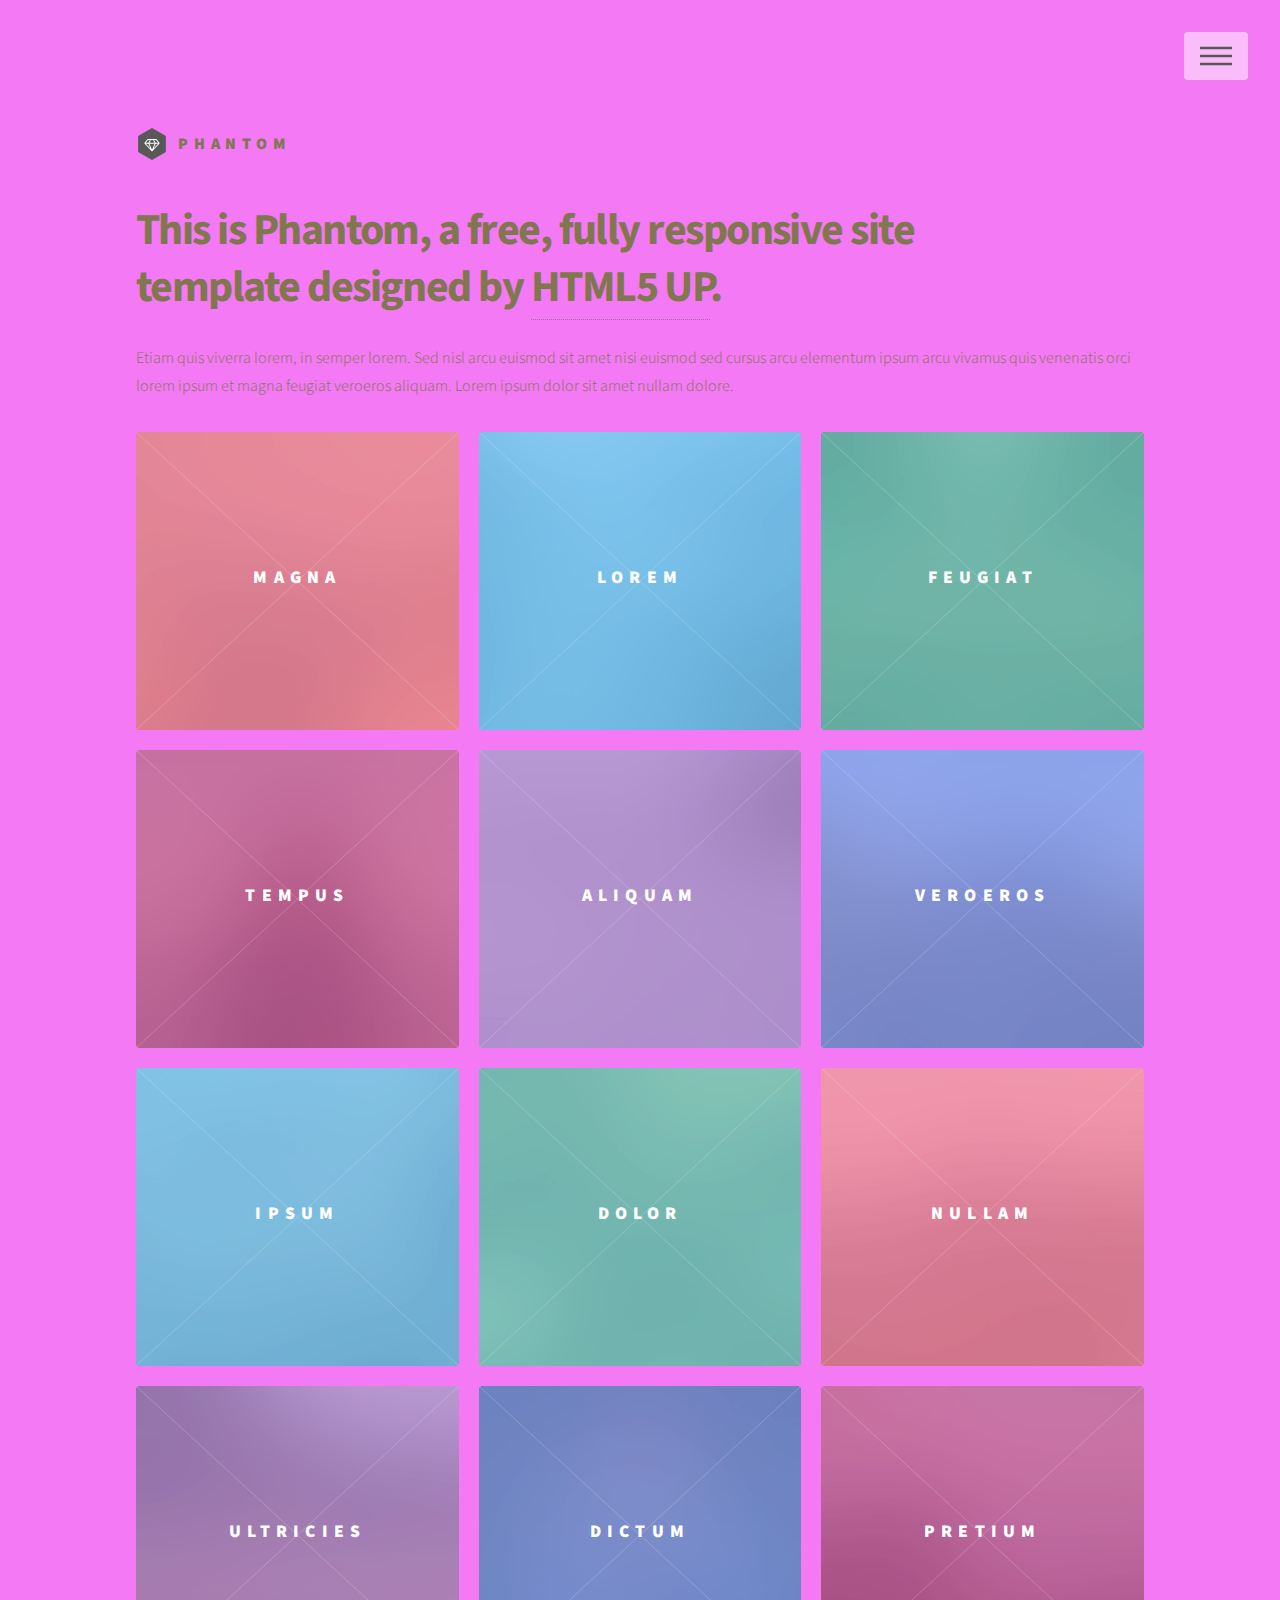
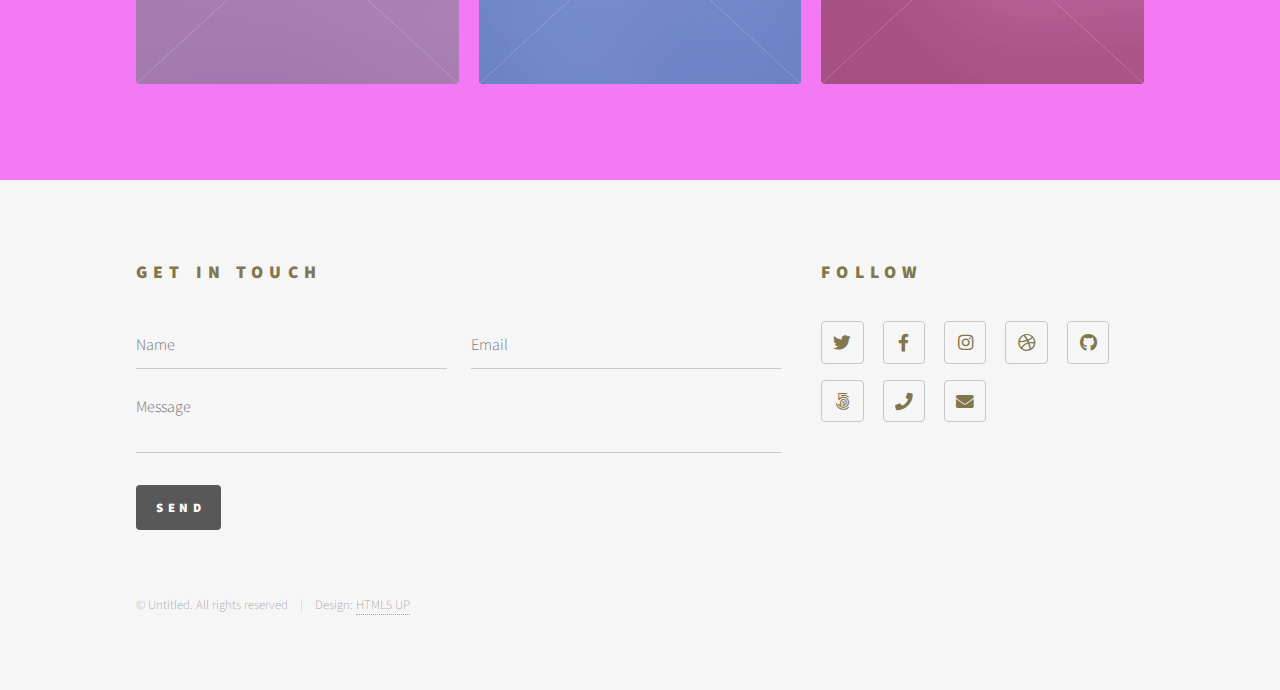
<file: prueba/html5up-phantom/index.html>
<!DOCTYPE HTML>
<!--
	Phantom by HTML5 UP
	html5up.net | @ajlkn
	Free for personal and commercial use under the CCA 3.0 license (html5up.net/license)
-->
<html>
	<head>
		<title>LABORATORIO DE INNOVACIÓN 2</title>
		<meta charset="utf-8" />
		<meta name="viewport" content="width=device-width, initial-scale=1, user-scalable=no" />
		<link rel="stylesheet" href="assets/css/main.css" />
		<noscript><link rel="stylesheet" href="assets/css/noscript.css" /></noscript>
	</head>
	<body class="is-preload">
		<!-- Wrapper -->
			<div id="wrapper">

				<!-- Header -->
					<header id="header">
						<div class="inner">

							<!-- Logo -->
								<a href="index.html" class="logo">
									<span class="symbol"><img src="images/logo.svg" alt="" /></span><span class="title">Phantom</span>
								</a>

							<!-- Nav -->
								<nav>
									<ul>
										<li><a href="#menu">Menu</a></li>
									</ul>
								</nav>

						</div>
					</header>

				<!-- Menu -->
					<nav id="menu">
						<h2>Menu</h2>
						<ul>
							<li><a href="index.html">Home</a></li>
							<li><a href="generic.html">Proceso de Proyecto</a></li>
							<li><a href="generic.html">Tempus etiam</a></li>
							<li><a href="generic.html">Consequat dolor</a></li>
							<li><a href="elements.html">Elements</a></li>
						</ul>
					</nav>

				<!-- Main -->
					<div id="main">
						<div class="inner">
							<header>
								<h1>This is Phantom, a free, fully responsive site<br />
								template designed by <a href="http://html5up.net">HTML5 UP</a>.</h1>
								<p>Etiam quis viverra lorem, in semper lorem. Sed nisl arcu euismod sit amet nisi euismod sed cursus arcu elementum ipsum arcu vivamus quis venenatis orci lorem ipsum et magna feugiat veroeros aliquam. Lorem ipsum dolor sit amet nullam dolore.</p>
							</header>
							<section class="tiles">
								<article class="style1">
									<span class="image">
										<img src="images/pic01.jpg" alt="" />
									</span>
									<a href="generic.html">
										<h2>Magna</h2>
										<div class="content">
											<p>Sed nisl arcu euismod sit amet nisi lorem etiam dolor veroeros et feugiat.</p>
										</div>
									</a>
								</article>
								<article class="style2">
									<span class="image">
										<img src="images/pic02.jpg" alt="" />
									</span>
									<a href="generic.html">
										<h2>Lorem</h2>
										<div class="content">
											<p>Sed nisl arcu euismod sit amet nisi lorem etiam dolor veroeros et feugiat.</p>
										</div>
									</a>
								</article>
								<article class="style3">
									<span class="image">
										<img src="images/pic03.jpg" alt="" />
									</span>
									<a href="generic.html">
										<h2>Feugiat</h2>
										<div class="content">
											<p>Sed nisl arcu euismod sit amet nisi lorem etiam dolor veroeros et feugiat.</p>
										</div>
									</a>
								</article>
								<article class="style4">
									<span class="image">
										<img src="images/pic04.jpg" alt="" />
									</span>
									<a href="generic.html">
										<h2>Tempus</h2>
										<div class="content">
											<p>Sed nisl arcu euismod sit amet nisi lorem etiam dolor veroeros et feugiat.</p>
										</div>
									</a>
								</article>
								<article class="style5">
									<span class="image">
										<img src="images/pic05.jpg" alt="" />
									</span>
									<a href="generic.html">
										<h2>Aliquam</h2>
										<div class="content">
											<p>Sed nisl arcu euismod sit amet nisi lorem etiam dolor veroeros et feugiat.</p>
										</div>
									</a>
								</article>
								<article class="style6">
									<span class="image">
										<img src="images/pic06.jpg" alt="" />
									</span>
									<a href="generic.html">
										<h2>Veroeros</h2>
										<div class="content">
											<p>Sed nisl arcu euismod sit amet nisi lorem etiam dolor veroeros et feugiat.</p>
										</div>
									</a>
								</article>
								<article class="style2">
									<span class="image">
										<img src="images/pic07.jpg" alt="" />
									</span>
									<a href="generic.html">
										<h2>Ipsum</h2>
										<div class="content">
											<p>Sed nisl arcu euismod sit amet nisi lorem etiam dolor veroeros et feugiat.</p>
										</div>
									</a>
								</article>
								<article class="style3">
									<span class="image">
										<img src="images/pic08.jpg" alt="" />
									</span>
									<a href="generic.html">
										<h2>Dolor</h2>
										<div class="content">
											<p>Sed nisl arcu euismod sit amet nisi lorem etiam dolor veroeros et feugiat.</p>
										</div>
									</a>
								</article>
								<article class="style1">
									<span class="image">
										<img src="images/pic09.jpg" alt="" />
									</span>
									<a href="generic.html">
										<h2>Nullam</h2>
										<div class="content">
											<p>Sed nisl arcu euismod sit amet nisi lorem etiam dolor veroeros et feugiat.</p>
										</div>
									</a>
								</article>
								<article class="style5">
									<span class="image">
										<img src="images/pic10.jpg" alt="" />
									</span>
									<a href="generic.html">
										<h2>Ultricies</h2>
										<div class="content">
											<p>Sed nisl arcu euismod sit amet nisi lorem etiam dolor veroeros et feugiat.</p>
										</div>
									</a>
								</article>
								<article class="style6">
									<span class="image">
										<img src="images/pic11.jpg" alt="" />
									</span>
									<a href="generic.html">
										<h2>Dictum</h2>
										<div class="content">
											<p>Sed nisl arcu euismod sit amet nisi lorem etiam dolor veroeros et feugiat.</p>
										</div>
									</a>
								</article>
								<article class="style4">
									<span class="image">
										<img src="images/pic12.jpg" alt="" />
									</span>
									<a href="generic.html">
										<h2>Pretium</h2>
										<div class="content">
											<p>Sed nisl arcu euismod sit amet nisi lorem etiam dolor veroeros et feugiat.</p>
										</div>
									</a>
								</article>
							</section>
						</div>
					</div>

				<!-- Footer -->
					<footer id="footer">
						<div class="inner">
							<section>
								<h2>Get in touch</h2>
								<form method="post" action="#">
									<div class="fields">
										<div class="field half">
											<input type="text" name="name" id="name" placeholder="Name" />
										</div>
										<div class="field half">
											<input type="email" name="email" id="email" placeholder="Email" />
										</div>
										<div class="field">
											<textarea name="message" id="message" placeholder="Message"></textarea>
										</div>
									</div>
									<ul class="actions">
										<li><input type="submit" value="Send" class="primary" /></li>
									</ul>
								</form>
							</section>
							<section>
								<h2>Follow</h2>
								<ul class="icons">
									<li><a href="#" class="icon brands style2 fa-twitter"><span class="label">Twitter</span></a></li>
									<li><a href="#" class="icon brands style2 fa-facebook-f"><span class="label">Facebook</span></a></li>
									<li><a href="#" class="icon brands style2 fa-instagram"><span class="label">Instagram</span></a></li>
									<li><a href="#" class="icon brands style2 fa-dribbble"><span class="label">Dribbble</span></a></li>
									<li><a href="#" class="icon brands style2 fa-github"><span class="label">GitHub</span></a></li>
									<li><a href="#" class="icon brands style2 fa-500px"><span class="label">500px</span></a></li>
									<li><a href="#" class="icon solid style2 fa-phone"><span class="label">Phone</span></a></li>
									<li><a href="#" class="icon solid style2 fa-envelope"><span class="label">Email</span></a></li>
								</ul>
							</section>
							<ul class="copyright">
								<li>&copy; Untitled. All rights reserved</li><li>Design: <a href="http://html5up.net">HTML5 UP</a></li>
							</ul>
						</div>
					</footer>

			</div>

		<!-- Scripts -->
			<script src="assets/js/jquery.min.js"></script>
			<script src="assets/js/browser.min.js"></script>
			<script src="assets/js/breakpoints.min.js"></script>
			<script src="assets/js/util.js"></script>
			<script src="assets/js/main.js"></script>

	</body>
</html>
</file>
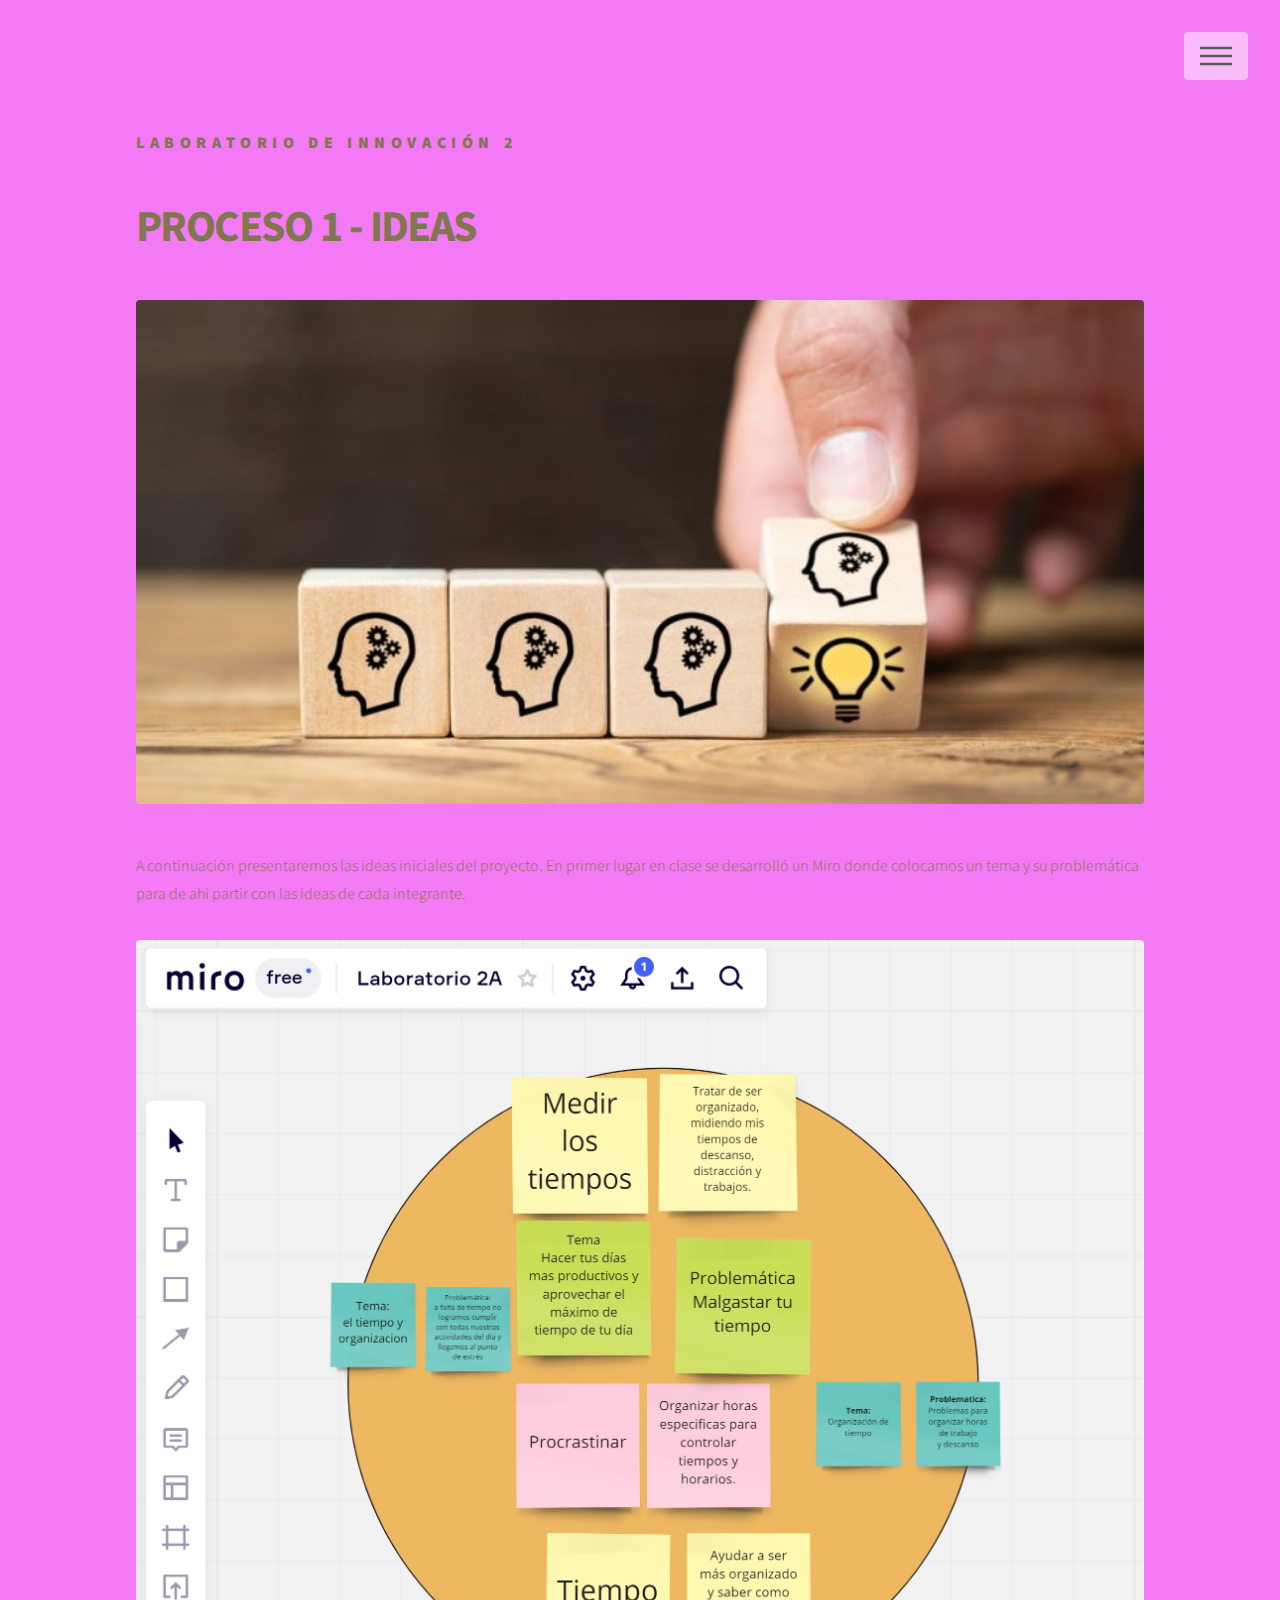
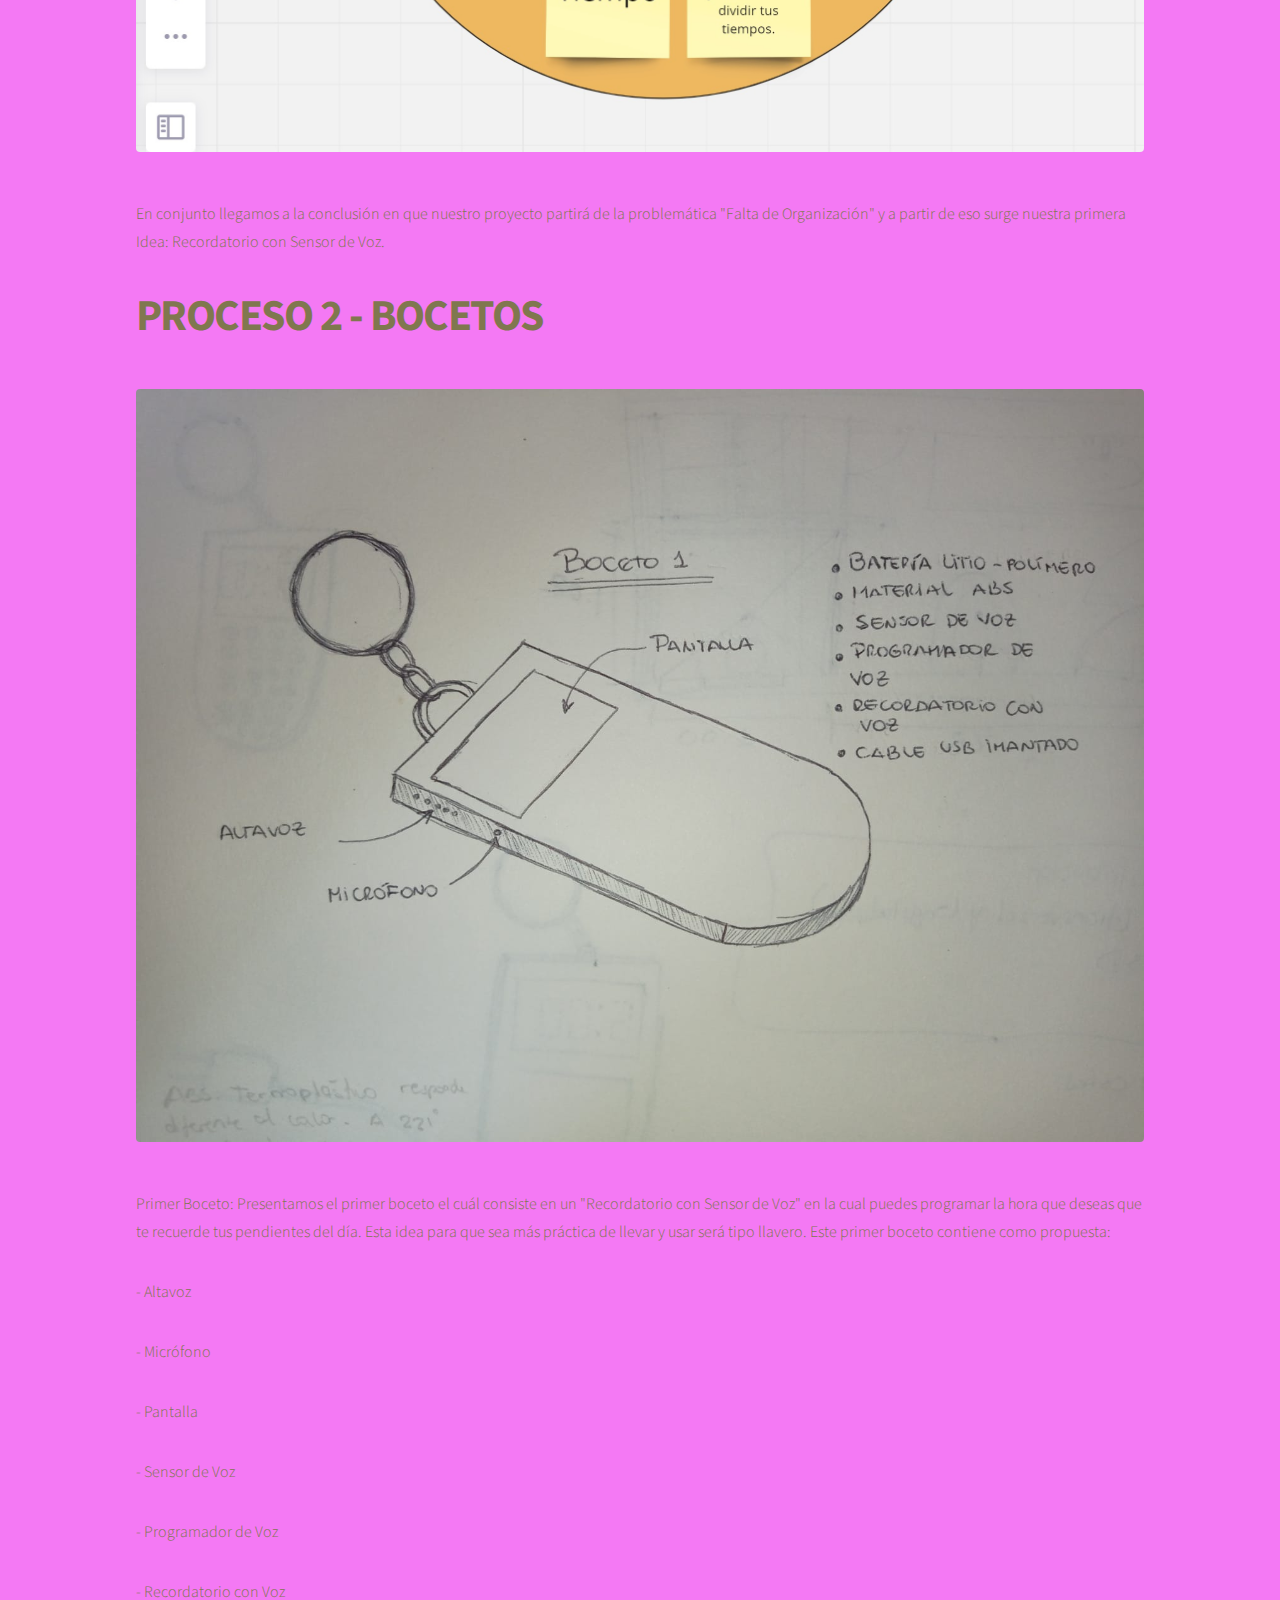
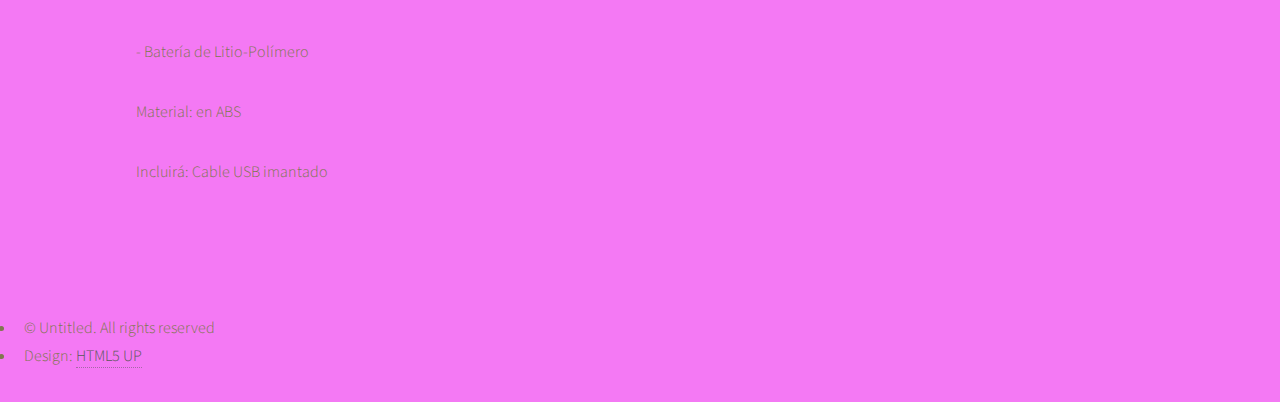
<file: prueba/html5up-phantom/generic.html>
<!DOCTYPE HTML>
<!--
	Phantom by HTML5 UP
	html5up.net | @ajlkn
	Free for personal and commercial use under the CCA 3.0 license (html5up.net/license)
-->
<html>
	<head>
		<title>SACA LA CÁMARA</title>
		<meta charset="utf-8" />
		<meta name="viewport" content="width=device-width, initial-scale=1, user-scalable=no" />
		<link rel="stylesheet" href="assets/css/main.css" />
		<noscript><link rel="stylesheet" href="assets/css/noscript.css" /></noscript>
	</head>
	<body class="is-preload">
		<!-- Wrapper -->
			<div id="wrapper">

				<!-- Header -->
					<header id="header">
						<div class="inner">

							<!-- Logo -->
								<a href="index.html" class="logo">
								<span class="title">LABORATORIO DE INNOVACIÓN 2</span>
								</a>

							<!-- Nav -->
								<nav>
									<ul>
										<li><a href="#menu">Menu</a></li>
									</ul>
								</nav>

						</div>
					</header>

				<!-- Menu -->
					<nav id="menu">
						<h2>Menu</h2>
						<ul>
							<li><a href="index.html">Home</a></li>
							<li><a href="generic.html">Ipsum veroeros</a></li>
							<li><a href="generic.html">Tempus etiam</a></li>
							<li><a href="generic.html">Consequat dolor</a></li>
							<li><a href="elements.html">Elements</a></li>
						</ul>
					</nav>

				<!-- Main -->
					<div id="main">
						<div class="inner">
							<h1>PROCESO 1 - IDEAS</h1>
							<span class="image main"><img src="images/IDEAS.jpg" alt="" /></span>
							<p>A continuación presentaremos las ideas iniciales del proyecto. 
							En primer lugar en clase se desarrolló un Miro donde colocamos un tema y su problemática para de ahí partir con las ideas de cada integrante.</p>
							<span class="image main"><img src="images/MIRO.jpg" alt="" /></span>
							<p>En conjunto llegamos a la conclusión en que nuestro proyecto partirá de la problemática "Falta de Organización" y a partir de eso surge nuestra primera Idea: Recordatorio con Sensor de Voz.</p>
							<h1>PROCESO 2 - BOCETOS</h1>
							<span class="image main"><img src="images/BOCETO1.jpg" alt="" /></span>
							<p>Primer Boceto: 
							Presentamos el primer boceto el cuál consiste en un "Recordatorio con Sensor de Voz" en la cual puedes programar la hora que deseas que te recuerde tus pendientes del día. Esta idea para que sea más práctica de llevar y usar será tipo llavero.
						Este primer boceto contiene como propuesta:
					<p>- Altavoz </p>
					<p>- Micrófono</p> 
					<p>- Pantalla</p>
					<p>- Sensor de Voz</p>
					<p>- Programador de Voz</p>
					<p>- Recordatorio con Voz</p>
					<p>- Batería de Litio-Polímero</p>
					<p>Material: en ABS</p>
					<p>Incluirá: Cable USB imantado</p>
						</div>
					</div>

					</section>
							<ul class="copyright">
								<li>&copy; Untitled. All rights reserved</li><li>Design: <a href="http://html5up.net">HTML5 UP</a></li>
							</ul>
						</div>
					</footer>

			</div>

		<!-- Scripts -->
			<script src="assets/js/jquery.min.js"></script>
			<script src="assets/js/browser.min.js"></script>
			<script src="assets/js/breakpoints.min.js"></script>
			<script src="assets/js/util.js"></script>
			<script src="assets/js/main.js"></script>

	</body>
</html>
</file>
<file: prueba/html5up-phantom/assets/css/noscript.css>
/*
	Phantom by HTML5 UP
	html5up.net | @ajlkn
	Free for personal and commercial use under the CCA 3.0 license (html5up.net/license)
*/

/* Tiles */

	body.is-preload .tiles article {
		-moz-transform: none;
		-webkit-transform: none;
		-ms-transform: none;
		transform: none;
		opacity: 1;
	}
</file>
<file: prueba/html5up-phantom/assets/css/main.css>
@import url(fontawesome-all.min.css);
@import url("https://fonts.googleapis.com/css?family=Source+Sans+Pro:300,700,900");

/*
	Phantom by HTML5 UP
	html5up.net | @ajlkn
	Free for personal and commercial use under the CCA 3.0 license (html5up.net/license)
*/

html, body, div, span, applet, object,
iframe, h1, h2, h3, h4, h5, h6, p, blockquote,
pre, a, abbr, acronym, address, big, cite,
code, del, dfn, em, img, ins, kbd, q, s, samp,
small, strike, strong, sub, sup, tt, var, b,
u, i, center, dl, dt, dd, ol, ul, li, fieldset,
form, label, legend, table, caption, tbody,
tfoot, thead, tr, th, td, article, aside,
canvas, details, embed, figure, figcaption,
footer, header, hgroup, menu, nav, output, ruby,
section, summary, time, mark, audio, video {
	margin: 0;
	padding: 0;
	border: 0;
	font-size: 100%;
	font: inherit;
	vertical-align: baseline;}

article, aside, details, figcaption, figure,
footer, header, hgroup, menu, nav, section {
	display: block;}

body {
	line-height: 1;
}

ol, ul {
	list-style: none;
}

blockquote, q {
	quotes: none;
}

	blockquote:before, blockquote:after, q:before, q:after {
		content: '';
		content: none;
	}

table {
	border-collapse: collapse;
	border-spacing: 0;
}

body {
	-webkit-text-size-adjust: none;
}

mark {
	background-color: transparent;
	color: inherit;
}

input::-moz-focus-inner {
	border: 0;
	padding: 0;
}

input, select, textarea {
	-moz-appearance: none;
	-webkit-appearance: none;
	-ms-appearance: none;
	appearance: none;
}

/* Basic */

	@-ms-viewport {
		width: device-width;
	}

	body {
		-ms-overflow-style: scrollbar;
	}

	@media screen and (max-width: 480px) {

		html, body {
			min-width: 320px;
		}

	}

	html {
		box-sizing: border-box;
	}

	*, *:before, *:after {
		box-sizing: inherit;
	}

	body {
		background: #f479f4;
	}

		body.is-preload *, body.is-preload *:before, body.is-preload *:after {
			-moz-animation: none !important;
			-webkit-animation: none !important;
			-ms-animation: none !important;
			animation: none !important;
			-moz-transition: none !important;
			-webkit-transition: none !important;
			-ms-transition: none !important;
			transition: none !important;
		}

/* Type */

	body, input, select, textarea {
		color: #80774f;
		font-family: "Source Sans Pro", Helvetica, sans-serif;
		font-size: 16pt;
		font-weight: 300;
		line-height: 1.75;
	}

		@media screen and (max-width: 1680px) {

			body, input, select, textarea {
				font-size: 14pt;
			}

		}

		@media screen and (max-width: 1280px) {

			body, input, select, textarea {
				font-size: 12pt;
			}

		}

	a {
		-moz-transition: border-bottom-color 0.2s ease, color 0.2s ease;
		-webkit-transition: border-bottom-color 0.2s ease, color 0.2s ease;
		-ms-transition: border-bottom-color 0.2s ease, color 0.2s ease;
		transition: border-bottom-color 0.2s ease, color 0.2s ease;
		text-decoration: none;
		color: #585858;
		border-bottom: dotted 1px rgba(88, 88, 88, 0.5);
	}

		a:hover {
			border-bottom-color: transparent;
			color: #f2849e !important;
		}

	strong, b {
		font-weight: 900;
	}

	em, i {
		font-style: italic;
	}

	p {
		margin: 0 0 2em 0;
	}

	h1 {
		font-size: 2.75em;
		font-weight: 700;
		line-height: 1.3;
		margin: 0 0 1em 0;
		letter-spacing: -0.035em;
	}

		h1 a {
			color: inherit;
		}

		@media screen and (max-width: 736px) {

			h1 {
				font-size: 2em;
				margin: 0 0 1em 0;
			}

		}

		@media screen and (max-width: 360px) {

			h1 {
				font-size: 1.75em;
			}

		}

	h2, h3, h4, h5, h6 {
		font-weight: 900;
		line-height: 1.5;
		margin: 0 0 2em 0;
		text-transform: uppercase;
		letter-spacing: 0.35em;
	}

		h2 a, h3 a, h4 a, h5 a, h6 a {
			color: inherit;
		}

	h2 {
		font-size: 1.1em;
	}

	h3 {
		font-size: 1em;
	}

	h4 {
		font-size: 0.8em;
	}

	h5 {
		font-size: 0.8em;
	}

	h6 {
		font-size: 0.8em;
	}

	@media screen and (max-width: 980px) {

		h1 br, h2 br, h3 br, h4 br, h5 br, h6 br {
			display: none;
		}

	}

	@media screen and (max-width: 736px) {

		h2 {
			font-size: 1em;
		}

		h3 {
			font-size: 0.8em;
		}

	}

	sub {
		font-size: 0.8em;
		position: relative;
		top: 0.5em;
	}

	sup {
		font-size: 0.8em;
		position: relative;
		top: -0.5em;
	}

	blockquote {
		border-left: solid 4px #c9c9c9;
		font-style: italic;
		margin: 0 0 2em 0;
		padding: 0.5em 0 0.5em 2em;
	}

	code {
		background: rgba(144, 144, 144, 0.075);
		border-radius: 4px;
		border: solid 1px #c9c9c9;
		font-family: "Courier New", monospace;
		font-size: 0.9em;
		margin: 0 0.25em;
		padding: 0.25em 0.65em;
	}

	pre {
		-webkit-overflow-scrolling: touch;
		font-family: "Courier New", monospace;
		font-size: 0.9em;
		margin: 0 0 2em 0;
	}

		pre code {
			display: block;
			line-height: 1.75;
			padding: 1em 1.5em;
			overflow-x: auto;
		}

	hr {
		border: 0;
		border-bottom: solid 1px #c9c9c9;
		margin: 2em 0;
	}

		hr.major {
			margin: 3em 0;
		}

	.align-left {
		text-align: left;
	}

	.align-center {
		text-align: center;
	}

	.align-right {
		text-align: right;
	}

/* Row */

	.row {
		display: flex;
		flex-wrap: wrap;
		box-sizing: border-box;
		align-items: stretch;
	}

		.row > * {
			box-sizing: border-box;
		}

		.row.gtr-uniform > * > :last-child {
			margin-bottom: 0;
		}

		.row.aln-left {
			justify-content: flex-start;
		}

		.row.aln-center {
			justify-content: center;
		}

		.row.aln-right {
			justify-content: flex-end;
		}

		.row.aln-top {
			align-items: flex-start;
		}

		.row.aln-middle {
			align-items: center;
		}

		.row.aln-bottom {
			align-items: flex-end;
		}

		.row > .imp {
			order: -1;
		}

		.row > .col-1 {
			width: 8.33333%;
		}

		.row > .off-1 {
			margin-left: 8.33333%;
		}

		.row > .col-2 {
			width: 16.66667%;
		}

		.row > .off-2 {
			margin-left: 16.66667%;
		}

		.row > .col-3 {
			width: 25%;
		}

		.row > .off-3 {
			margin-left: 25%;
		}

		.row > .col-4 {
			width: 33.33333%;
		}

		.row > .off-4 {
			margin-left: 33.33333%;
		}

		.row > .col-5 {
			width: 41.66667%;
		}

		.row > .off-5 {
			margin-left: 41.66667%;
		}

		.row > .col-6 {
			width: 50%;
		}

		.row > .off-6 {
			margin-left: 50%;
		}

		.row > .col-7 {
			width: 58.33333%;
		}

		.row > .off-7 {
			margin-left: 58.33333%;
		}

		.row > .col-8 {
			width: 66.66667%;
		}

		.row > .off-8 {
			margin-left: 66.66667%;
		}

		.row > .col-9 {
			width: 75%;
		}

		.row > .off-9 {
			margin-left: 75%;
		}

		.row > .col-10 {
			width: 83.33333%;
		}

		.row > .off-10 {
			margin-left: 83.33333%;
		}

		.row > .col-11 {
			width: 91.66667%;
		}

		.row > .off-11 {
			margin-left: 91.66667%;
		}

		.row > .col-12 {
			width: 100%;
		}

		.row > .off-12 {
			margin-left: 100%;
		}

		.row.gtr-0 {
			margin-top: 0;
			margin-left: 0em;
		}

			.row.gtr-0 > * {
				padding: 0 0 0 0em;
			}

			.row.gtr-0.gtr-uniform {
				margin-top: 0em;
			}

				.row.gtr-0.gtr-uniform > * {
					padding-top: 0em;
				}

		.row.gtr-25 {
			margin-top: 0;
			margin-left: -0.5em;
		}

			.row.gtr-25 > * {
				padding: 0 0 0 0.5em;
			}

			.row.gtr-25.gtr-uniform {
				margin-top: -0.5em;
			}

				.row.gtr-25.gtr-uniform > * {
					padding-top: 0.5em;
				}

		.row.gtr-50 {
			margin-top: 0;
			margin-left: -1em;
		}

			.row.gtr-50 > * {
				padding: 0 0 0 1em;
			}

			.row.gtr-50.gtr-uniform {
				margin-top: -1em;
			}

				.row.gtr-50.gtr-uniform > * {
					padding-top: 1em;
				}

		.row {
			margin-top: 0;
			margin-left: -2em;
		}

			.row > * {
				padding: 0 0 0 2em;
			}

			.row.gtr-uniform {
				margin-top: -2em;
			}

				.row.gtr-uniform > * {
					padding-top: 2em;
				}

		.row.gtr-150 {
			margin-top: 0;
			margin-left: -3em;
		}

			.row.gtr-150 > * {
				padding: 0 0 0 3em;
			}

			.row.gtr-150.gtr-uniform {
				margin-top: -3em;
			}

				.row.gtr-150.gtr-uniform > * {
					padding-top: 3em;
				}

		.row.gtr-200 {
			margin-top: 0;
			margin-left: -4em;
		}

			.row.gtr-200 > * {
				padding: 0 0 0 4em;
			}

			.row.gtr-200.gtr-uniform {
				margin-top: -4em;
			}

				.row.gtr-200.gtr-uniform > * {
					padding-top: 4em;
				}

		@media screen and (max-width: 1680px) {

			.row {
				display: flex;
				flex-wrap: wrap;
				box-sizing: border-box;
				align-items: stretch;
			}

				.row > * {
					box-sizing: border-box;
				}

				.row.gtr-uniform > * > :last-child {
					margin-bottom: 0;
				}

				.row.aln-left {
					justify-content: flex-start;
				}

				.row.aln-center {
					justify-content: center;
				}

				.row.aln-right {
					justify-content: flex-end;
				}

				.row.aln-top {
					align-items: flex-start;
				}

				.row.aln-middle {
					align-items: center;
				}

				.row.aln-bottom {
					align-items: flex-end;
				}

				.row > .imp-xlarge {
					order: -1;
				}

				.row > .col-1-xlarge {
					width: 8.33333%;
				}

				.row > .off-1-xlarge {
					margin-left: 8.33333%;
				}

				.row > .col-2-xlarge {
					width: 16.66667%;
				}

				.row > .off-2-xlarge {
					margin-left: 16.66667%;
				}

				.row > .col-3-xlarge {
					width: 25%;
				}

				.row > .off-3-xlarge {
					margin-left: 25%;
				}

				.row > .col-4-xlarge {
					width: 33.33333%;
				}

				.row > .off-4-xlarge {
					margin-left: 33.33333%;
				}

				.row > .col-5-xlarge {
					width: 41.66667%;
				}

				.row > .off-5-xlarge {
					margin-left: 41.66667%;
				}

				.row > .col-6-xlarge {
					width: 50%;
				}

				.row > .off-6-xlarge {
					margin-left: 50%;
				}

				.row > .col-7-xlarge {
					width: 58.33333%;
				}

				.row > .off-7-xlarge {
					margin-left: 58.33333%;
				}

				.row > .col-8-xlarge {
					width: 66.66667%;
				}

				.row > .off-8-xlarge {
					margin-left: 66.66667%;
				}

				.row > .col-9-xlarge {
					width: 75%;
				}

				.row > .off-9-xlarge {
					margin-left: 75%;
				}

				.row > .col-10-xlarge {
					width: 83.33333%;
				}

				.row > .off-10-xlarge {
					margin-left: 83.33333%;
				}

				.row > .col-11-xlarge {
					width: 91.66667%;
				}

				.row > .off-11-xlarge {
					margin-left: 91.66667%;
				}

				.row > .col-12-xlarge {
					width: 100%;
				}

				.row > .off-12-xlarge {
					margin-left: 100%;
				}

				.row.gtr-0 {
					margin-top: 0;
					margin-left: 0em;
				}

					.row.gtr-0 > * {
						padding: 0 0 0 0em;
					}

					.row.gtr-0.gtr-uniform {
						margin-top: 0em;
					}

						.row.gtr-0.gtr-uniform > * {
							padding-top: 0em;
						}

				.row.gtr-25 {
					margin-top: 0;
					margin-left: -0.5em;
				}

					.row.gtr-25 > * {
						padding: 0 0 0 0.5em;
					}

					.row.gtr-25.gtr-uniform {
						margin-top: -0.5em;
					}

						.row.gtr-25.gtr-uniform > * {
							padding-top: 0.5em;
						}

				.row.gtr-50 {
					margin-top: 0;
					margin-left: -1em;
				}

					.row.gtr-50 > * {
						padding: 0 0 0 1em;
					}

					.row.gtr-50.gtr-uniform {
						margin-top: -1em;
					}

						.row.gtr-50.gtr-uniform > * {
							padding-top: 1em;
						}

				.row {
					margin-top: 0;
					margin-left: -2em;
				}

					.row > * {
						padding: 0 0 0 2em;
					}

					.row.gtr-uniform {
						margin-top: -2em;
					}

						.row.gtr-uniform > * {
							padding-top: 2em;
						}

				.row.gtr-150 {
					margin-top: 0;
					margin-left: -3em;
				}

					.row.gtr-150 > * {
						padding: 0 0 0 3em;
					}

					.row.gtr-150.gtr-uniform {
						margin-top: -3em;
					}

						.row.gtr-150.gtr-uniform > * {
							padding-top: 3em;
						}

				.row.gtr-200 {
					margin-top: 0;
					margin-left: -4em;
				}

					.row.gtr-200 > * {
						padding: 0 0 0 4em;
					}

					.row.gtr-200.gtr-uniform {
						margin-top: -4em;
					}

						.row.gtr-200.gtr-uniform > * {
							padding-top: 4em;
						}

		}

		@media screen and (max-width: 1280px) {

			.row {
				display: flex;
				flex-wrap: wrap;
				box-sizing: border-box;
				align-items: stretch;
			}

				.row > * {
					box-sizing: border-box;
				}

				.row.gtr-uniform > * > :last-child {
					margin-bottom: 0;
				}

				.row.aln-left {
					justify-content: flex-start;
				}

				.row.aln-center {
					justify-content: center;
				}

				.row.aln-right {
					justify-content: flex-end;
				}

				.row.aln-top {
					align-items: flex-start;
				}

				.row.aln-middle {
					align-items: center;
				}

				.row.aln-bottom {
					align-items: flex-end;
				}

				.row > .imp-large {
					order: -1;
				}

				.row > .col-1-large {
					width: 8.33333%;
				}

				.row > .off-1-large {
					margin-left: 8.33333%;
				}

				.row > .col-2-large {
					width: 16.66667%;
				}

				.row > .off-2-large {
					margin-left: 16.66667%;
				}

				.row > .col-3-large {
					width: 25%;
				}

				.row > .off-3-large {
					margin-left: 25%;
				}

				.row > .col-4-large {
					width: 33.33333%;
				}

				.row > .off-4-large {
					margin-left: 33.33333%;
				}

				.row > .col-5-large {
					width: 41.66667%;
				}

				.row > .off-5-large {
					margin-left: 41.66667%;
				}

				.row > .col-6-large {
					width: 50%;
				}

				.row > .off-6-large {
					margin-left: 50%;
				}

				.row > .col-7-large {
					width: 58.33333%;
				}

				.row > .off-7-large {
					margin-left: 58.33333%;
				}

				.row > .col-8-large {
					width: 66.66667%;
				}

				.row > .off-8-large {
					margin-left: 66.66667%;
				}

				.row > .col-9-large {
					width: 75%;
				}

				.row > .off-9-large {
					margin-left: 75%;
				}

				.row > .col-10-large {
					width: 83.33333%;
				}

				.row > .off-10-large {
					margin-left: 83.33333%;
				}

				.row > .col-11-large {
					width: 91.66667%;
				}

				.row > .off-11-large {
					margin-left: 91.66667%;
				}

				.row > .col-12-large {
					width: 100%;
				}

				.row > .off-12-large {
					margin-left: 100%;
				}

				.row.gtr-0 {
					margin-top: 0;
					margin-left: 0em;
				}

					.row.gtr-0 > * {
						padding: 0 0 0 0em;
					}

					.row.gtr-0.gtr-uniform {
						margin-top: 0em;
					}

						.row.gtr-0.gtr-uniform > * {
							padding-top: 0em;
						}

				.row.gtr-25 {
					margin-top: 0;
					margin-left: -0.5em;
				}

					.row.gtr-25 > * {
						padding: 0 0 0 0.5em;
					}

					.row.gtr-25.gtr-uniform {
						margin-top: -0.5em;
					}

						.row.gtr-25.gtr-uniform > * {
							padding-top: 0.5em;
						}

				.row.gtr-50 {
					margin-top: 0;
					margin-left: -1em;
				}

					.row.gtr-50 > * {
						padding: 0 0 0 1em;
					}

					.row.gtr-50.gtr-uniform {
						margin-top: -1em;
					}

						.row.gtr-50.gtr-uniform > * {
							padding-top: 1em;
						}

				.row {
					margin-top: 0;
					margin-left: -2em;
				}

					.row > * {
						padding: 0 0 0 2em;
					}

					.row.gtr-uniform {
						margin-top: -2em;
					}

						.row.gtr-uniform > * {
							padding-top: 2em;
						}

				.row.gtr-150 {
					margin-top: 0;
					margin-left: -3em;
				}

					.row.gtr-150 > * {
						padding: 0 0 0 3em;
					}

					.row.gtr-150.gtr-uniform {
						margin-top: -3em;
					}

						.row.gtr-150.gtr-uniform > * {
							padding-top: 3em;
						}

				.row.gtr-200 {
					margin-top: 0;
					margin-left: -4em;
				}

					.row.gtr-200 > * {
						padding: 0 0 0 4em;
					}

					.row.gtr-200.gtr-uniform {
						margin-top: -4em;
					}

						.row.gtr-200.gtr-uniform > * {
							padding-top: 4em;
						}

		}

		@media screen and (max-width: 980px) {

			.row {
				display: flex;
				flex-wrap: wrap;
				box-sizing: border-box;
				align-items: stretch;
			}

				.row > * {
					box-sizing: border-box;
				}

				.row.gtr-uniform > * > :last-child {
					margin-bottom: 0;
				}

				.row.aln-left {
					justify-content: flex-start;
				}

				.row.aln-center {
					justify-content: center;
				}

				.row.aln-right {
					justify-content: flex-end;
				}

				.row.aln-top {
					align-items: flex-start;
				}

				.row.aln-middle {
					align-items: center;
				}

				.row.aln-bottom {
					align-items: flex-end;
				}

				.row > .imp-medium {
					order: -1;
				}

				.row > .col-1-medium {
					width: 8.33333%;
				}

				.row > .off-1-medium {
					margin-left: 8.33333%;
				}

				.row > .col-2-medium {
					width: 16.66667%;
				}

				.row > .off-2-medium {
					margin-left: 16.66667%;
				}

				.row > .col-3-medium {
					width: 25%;
				}

				.row > .off-3-medium {
					margin-left: 25%;
				}

				.row > .col-4-medium {
					width: 33.33333%;
				}

				.row > .off-4-medium {
					margin-left: 33.33333%;
				}

				.row > .col-5-medium {
					width: 41.66667%;
				}

				.row > .off-5-medium {
					margin-left: 41.66667%;
				}

				.row > .col-6-medium {
					width: 50%;
				}

				.row > .off-6-medium {
					margin-left: 50%;
				}

				.row > .col-7-medium {
					width: 58.33333%;
				}

				.row > .off-7-medium {
					margin-left: 58.33333%;
				}

				.row > .col-8-medium {
					width: 66.66667%;
				}

				.row > .off-8-medium {
					margin-left: 66.66667%;
				}

				.row > .col-9-medium {
					width: 75%;
				}

				.row > .off-9-medium {
					margin-left: 75%;
				}

				.row > .col-10-medium {
					width: 83.33333%;
				}

				.row > .off-10-medium {
					margin-left: 83.33333%;
				}

				.row > .col-11-medium {
					width: 91.66667%;
				}

				.row > .off-11-medium {
					margin-left: 91.66667%;
				}

				.row > .col-12-medium {
					width: 100%;
				}

				.row > .off-12-medium {
					margin-left: 100%;
				}

				.row.gtr-0 {
					margin-top: 0;
					margin-left: 0em;
				}

					.row.gtr-0 > * {
						padding: 0 0 0 0em;
					}

					.row.gtr-0.gtr-uniform {
						margin-top: 0em;
					}

						.row.gtr-0.gtr-uniform > * {
							padding-top: 0em;
						}

				.row.gtr-25 {
					margin-top: 0;
					margin-left: -0.375em;
				}

					.row.gtr-25 > * {
						padding: 0 0 0 0.375em;
					}

					.row.gtr-25.gtr-uniform {
						margin-top: -0.375em;
					}

						.row.gtr-25.gtr-uniform > * {
							padding-top: 0.375em;
						}

				.row.gtr-50 {
					margin-top: 0;
					margin-left: -0.75em;
				}

					.row.gtr-50 > * {
						padding: 0 0 0 0.75em;
					}

					.row.gtr-50.gtr-uniform {
						margin-top: -0.75em;
					}

						.row.gtr-50.gtr-uniform > * {
							padding-top: 0.75em;
						}

				.row {
					margin-top: 0;
					margin-left: -1.5em;
				}

					.row > * {
						padding: 0 0 0 1.5em;
					}

					.row.gtr-uniform {
						margin-top: -1.5em;
					}

						.row.gtr-uniform > * {
							padding-top: 1.5em;
						}

				.row.gtr-150 {
					margin-top: 0;
					margin-left: -2.25em;
				}

					.row.gtr-150 > * {
						padding: 0 0 0 2.25em;
					}

					.row.gtr-150.gtr-uniform {
						margin-top: -2.25em;
					}

						.row.gtr-150.gtr-uniform > * {
							padding-top: 2.25em;
						}

				.row.gtr-200 {
					margin-top: 0;
					margin-left: -3em;
				}

					.row.gtr-200 > * {
						padding: 0 0 0 3em;
					}

					.row.gtr-200.gtr-uniform {
						margin-top: -3em;
					}

						.row.gtr-200.gtr-uniform > * {
							padding-top: 3em;
						}

		}

		@media screen and (max-width: 736px) {

			.row {
				display: flex;
				flex-wrap: wrap;
				box-sizing: border-box;
				align-items: stretch;
			}

				.row > * {
					box-sizing: border-box;
				}

				.row.gtr-uniform > * > :last-child {
					margin-bottom: 0;
				}

				.row.aln-left {
					justify-content: flex-start;
				}

				.row.aln-center {
					justify-content: center;
				}

				.row.aln-right {
					justify-content: flex-end;
				}

				.row.aln-top {
					align-items: flex-start;
				}

				.row.aln-middle {
					align-items: center;
				}

				.row.aln-bottom {
					align-items: flex-end;
				}

				.row > .imp-small {
					order: -1;
				}

				.row > .col-1-small {
					width: 8.33333%;
				}

				.row > .off-1-small {
					margin-left: 8.33333%;
				}

				.row > .col-2-small {
					width: 16.66667%;
				}

				.row > .off-2-small {
					margin-left: 16.66667%;
				}

				.row > .col-3-small {
					width: 25%;
				}

				.row > .off-3-small {
					margin-left: 25%;
				}

				.row > .col-4-small {
					width: 33.33333%;
				}

				.row > .off-4-small {
					margin-left: 33.33333%;
				}

				.row > .col-5-small {
					width: 41.66667%;
				}

				.row > .off-5-small {
					margin-left: 41.66667%;
				}

				.row > .col-6-small {
					width: 50%;
				}

				.row > .off-6-small {
					margin-left: 50%;
				}

				.row > .col-7-small {
					width: 58.33333%;
				}

				.row > .off-7-small {
					margin-left: 58.33333%;
				}

				.row > .col-8-small {
					width: 66.66667%;
				}

				.row > .off-8-small {
					margin-left: 66.66667%;
				}

				.row > .col-9-small {
					width: 75%;
				}

				.row > .off-9-small {
					margin-left: 75%;
				}

				.row > .col-10-small {
					width: 83.33333%;
				}

				.row > .off-10-small {
					margin-left: 83.33333%;
				}

				.row > .col-11-small {
					width: 91.66667%;
				}

				.row > .off-11-small {
					margin-left: 91.66667%;
				}

				.row > .col-12-small {
					width: 100%;
				}

				.row > .off-12-small {
					margin-left: 100%;
				}

				.row.gtr-0 {
					margin-top: 0;
					margin-left: 0em;
				}

					.row.gtr-0 > * {
						padding: 0 0 0 0em;
					}

					.row.gtr-0.gtr-uniform {
						margin-top: 0em;
					}

						.row.gtr-0.gtr-uniform > * {
							padding-top: 0em;
						}

				.row.gtr-25 {
					margin-top: 0;
					margin-left: -0.25em;
				}

					.row.gtr-25 > * {
						padding: 0 0 0 0.25em;
					}

					.row.gtr-25.gtr-uniform {
						margin-top: -0.25em;
					}

						.row.gtr-25.gtr-uniform > * {
							padding-top: 0.25em;
						}

				.row.gtr-50 {
					margin-top: 0;
					margin-left: -0.5em;
				}

					.row.gtr-50 > * {
						padding: 0 0 0 0.5em;
					}

					.row.gtr-50.gtr-uniform {
						margin-top: -0.5em;
					}

						.row.gtr-50.gtr-uniform > * {
							padding-top: 0.5em;
						}

				.row {
					margin-top: 0;
					margin-left: -1em;
				}

					.row > * {
						padding: 0 0 0 1em;
					}

					.row.gtr-uniform {
						margin-top: -1em;
					}

						.row.gtr-uniform > * {
							padding-top: 1em;
						}

				.row.gtr-150 {
					margin-top: 0;
					margin-left: -1.5em;
				}

					.row.gtr-150 > * {
						padding: 0 0 0 1.5em;
					}

					.row.gtr-150.gtr-uniform {
						margin-top: -1.5em;
					}

						.row.gtr-150.gtr-uniform > * {
							padding-top: 1.5em;
						}

				.row.gtr-200 {
					margin-top: 0;
					margin-left: -2em;
				}

					.row.gtr-200 > * {
						padding: 0 0 0 2em;
					}

					.row.gtr-200.gtr-uniform {
						margin-top: -2em;
					}

						.row.gtr-200.gtr-uniform > * {
							padding-top: 2em;
						}

		}

		@media screen and (max-width: 480px) {

			.row {
				display: flex;
				flex-wrap: wrap;
				box-sizing: border-box;
				align-items: stretch;
			}

				.row > * {
					box-sizing: border-box;
				}

				.row.gtr-uniform > * > :last-child {
					margin-bottom: 0;
				}

				.row.aln-left {
					justify-content: flex-start;
				}

				.row.aln-center {
					justify-content: center;
				}

				.row.aln-right {
					justify-content: flex-end;
				}

				.row.aln-top {
					align-items: flex-start;
				}

				.row.aln-middle {
					align-items: center;
				}

				.row.aln-bottom {
					align-items: flex-end;
				}

				.row > .imp-xsmall {
					order: -1;
				}

				.row > .col-1-xsmall {
					width: 8.33333%;
				}

				.row > .off-1-xsmall {
					margin-left: 8.33333%;
				}

				.row > .col-2-xsmall {
					width: 16.66667%;
				}

				.row > .off-2-xsmall {
					margin-left: 16.66667%;
				}

				.row > .col-3-xsmall {
					width: 25%;
				}

				.row > .off-3-xsmall {
					margin-left: 25%;
				}

				.row > .col-4-xsmall {
					width: 33.33333%;
				}

				.row > .off-4-xsmall {
					margin-left: 33.33333%;
				}

				.row > .col-5-xsmall {
					width: 41.66667%;
				}

				.row > .off-5-xsmall {
					margin-left: 41.66667%;
				}

				.row > .col-6-xsmall {
					width: 50%;
				}

				.row > .off-6-xsmall {
					margin-left: 50%;
				}

				.row > .col-7-xsmall {
					width: 58.33333%;
				}

				.row > .off-7-xsmall {
					margin-left: 58.33333%;
				}

				.row > .col-8-xsmall {
					width: 66.66667%;
				}

				.row > .off-8-xsmall {
					margin-left: 66.66667%;
				}

				.row > .col-9-xsmall {
					width: 75%;
				}

				.row > .off-9-xsmall {
					margin-left: 75%;
				}

				.row > .col-10-xsmall {
					width: 83.33333%;
				}

				.row > .off-10-xsmall {
					margin-left: 83.33333%;
				}

				.row > .col-11-xsmall {
					width: 91.66667%;
				}

				.row > .off-11-xsmall {
					margin-left: 91.66667%;
				}

				.row > .col-12-xsmall {
					width: 100%;
				}

				.row > .off-12-xsmall {
					margin-left: 100%;
				}

				.row.gtr-0 {
					margin-top: 0;
					margin-left: 0em;
				}

					.row.gtr-0 > * {
						padding: 0 0 0 0em;
					}

					.row.gtr-0.gtr-uniform {
						margin-top: 0em;
					}

						.row.gtr-0.gtr-uniform > * {
							padding-top: 0em;
						}

				.row.gtr-25 {
					margin-top: 0;
					margin-left: -0.25em;
				}

					.row.gtr-25 > * {
						padding: 0 0 0 0.25em;
					}

					.row.gtr-25.gtr-uniform {
						margin-top: -0.25em;
					}

						.row.gtr-25.gtr-uniform > * {
							padding-top: 0.25em;
						}

				.row.gtr-50 {
					margin-top: 0;
					margin-left: -0.5em;
				}

					.row.gtr-50 > * {
						padding: 0 0 0 0.5em;
					}

					.row.gtr-50.gtr-uniform {
						margin-top: -0.5em;
					}

						.row.gtr-50.gtr-uniform > * {
							padding-top: 0.5em;
						}

				.row {
					margin-top: 0;
					margin-left: -1em;
				}

					.row > * {
						padding: 0 0 0 1em;
					}

					.row.gtr-uniform {
						margin-top: -1em;
					}

						.row.gtr-uniform > * {
							padding-top: 1em;
						}

				.row.gtr-150 {
					margin-top: 0;
					margin-left: -1.5em;
				}

					.row.gtr-150 > * {
						padding: 0 0 0 1.5em;
					}

					.row.gtr-150.gtr-uniform {
						margin-top: -1.5em;
					}

						.row.gtr-150.gtr-uniform > * {
							padding-top: 1.5em;
						}

				.row.gtr-200 {
					margin-top: 0;
					margin-left: -2em;
				}

					.row.gtr-200 > * {
						padding: 0 0 0 2em;
					}

					.row.gtr-200.gtr-uniform {
						margin-top: -2em;
					}

						.row.gtr-200.gtr-uniform > * {
							padding-top: 2em;
						}

		}

/* Section/Article */

	section.special, article.special {
		text-align: center;
	}

	header p {
		margin-top: -1em;
	}

	@media screen and (max-width: 736px) {

		header p {
			margin-top: 0;
		}

	}

/* Icon */

	.icon {
		text-decoration: none;
		border-bottom: none;
		position: relative;
	}

		.icon:before {
			-moz-osx-font-smoothing: grayscale;
			-webkit-font-smoothing: antialiased;
			display: inline-block;
			font-style: normal;
			font-variant: normal;
			text-rendering: auto;
			line-height: 1;
			text-transform: none !important;
			font-family: 'Font Awesome 5 Free';
			font-weight: 400;
		}

		.icon > .label {
			display: none;
		}

		.icon:before {
			line-height: inherit;
		}

		.icon.solid:before {
			font-weight: 900;
		}

		.icon.brands:before {
			font-family: 'Font Awesome 5 Brands';
		}

		.icon.style2 {
			-moz-transition: background-color 0.2s ease-in-out, color 0.2s ease-in-out, border-color 0.2s ease-in-out;
			-webkit-transition: background-color 0.2s ease-in-out, color 0.2s ease-in-out, border-color 0.2s ease-in-out;
			-ms-transition: background-color 0.2s ease-in-out, color 0.2s ease-in-out, border-color 0.2s ease-in-out;
			transition: background-color 0.2s ease-in-out, color 0.2s ease-in-out, border-color 0.2s ease-in-out;
			background-color: transparent;
			border: solid 1px #c9c9c9;
			border-radius: 4px;
			width: 2.65em;
			height: 2.65em;
			display: inline-block;
			text-align: center;
			line-height: 2.65em;
			color: inherit;
		}

			.icon.style2:before {
				font-size: 1.1em;
			}

			.icon.style2:hover {
				color: #f2849e;
				border-color: #f2849e;
			}

			.icon.style2:active {
				background-color: rgba(242, 132, 158, 0.1);
			}

/* List */

	ol {
		list-style: decimal;
		margin: 0 0 2em 0;
		padding-left: 1.25em;
	}

		ol li {
			padding-left: 0.25em;
		}

	ul {
		list-style: disc;
		margin: 0 0 2em 0;
		padding-left: 1em;
	}

		ul li {
			padding-left: 0.5em;
		}

		ul.alt {
			list-style: none;
			padding-left: 0;
		}

			ul.alt li {
				border-top: solid 1px #c9c9c9;
				padding: 0.5em 0;
			}

				ul.alt li:first-child {
					border-top: 0;
					padding-top: 0;
				}

	dl {
		margin: 0 0 2em 0;
	}

		dl dt {
			display: block;
			font-weight: 900;
			margin: 0 0 1em 0;
		}

		dl dd {
			margin-left: 2em;
		}

/* Actions */

	ul.actions {
		display: -moz-flex;
		display: -webkit-flex;
		display: -ms-flex;
		display: flex;
		cursor: default;
		list-style: none;
		margin-left: -1em;
		padding-left: 0;
	}

		ul.actions li {
			padding: 0 0 0 1em;
			vertical-align: middle;
		}

		ul.actions.special {
			-moz-justify-content: center;
			-webkit-justify-content: center;
			-ms-justify-content: center;
			justify-content: center;
			width: 100%;
			margin-left: 0;
		}

			ul.actions.special li:first-child {
				padding-left: 0;
			}

		ul.actions.stacked {
			-moz-flex-direction: column;
			-webkit-flex-direction: column;
			-ms-flex-direction: column;
			flex-direction: column;
			margin-left: 0;
		}

			ul.actions.stacked li {
				padding: 1.3em 0 0 0;
			}

				ul.actions.stacked li:first-child {
					padding-top: 0;
				}

		ul.actions.fit {
			width: calc(100% + 1em);
		}

			ul.actions.fit li {
				-moz-flex-grow: 1;
				-webkit-flex-grow: 1;
				-ms-flex-grow: 1;
				flex-grow: 1;
				-moz-flex-shrink: 1;
				-webkit-flex-shrink: 1;
				-ms-flex-shrink: 1;
				flex-shrink: 1;
				width: 100%;
			}

				ul.actions.fit li > * {
					width: 100%;
				}

			ul.actions.fit.stacked {
				width: 100%;
			}

		@media screen and (max-width: 480px) {

			ul.actions:not(.fixed) {
				-moz-flex-direction: column;
				-webkit-flex-direction: column;
				-ms-flex-direction: column;
				flex-direction: column;
				margin-left: 0;
				width: 100% !important;
			}

				ul.actions:not(.fixed) li {
					-moz-flex-grow: 1;
					-webkit-flex-grow: 1;
					-ms-flex-grow: 1;
					flex-grow: 1;
					-moz-flex-shrink: 1;
					-webkit-flex-shrink: 1;
					-ms-flex-shrink: 1;
					flex-shrink: 1;
					padding: 1em 0 0 0;
					text-align: center;
					width: 100%;
				}

					ul.actions:not(.fixed) li > * {
						width: 100%;
					}

					ul.actions:not(.fixed) li:first-child {
						padding-top: 0;
					}

					ul.actions:not(.fixed) li input[type="submit"],
					ul.actions:not(.fixed) li input[type="reset"],
					ul.actions:not(.fixed) li input[type="button"],
					ul.actions:not(.fixed) li button,
					ul.actions:not(.fixed) li .button {
						width: 100%;
					}

						ul.actions:not(.fixed) li input[type="submit"].icon:before,
						ul.actions:not(.fixed) li input[type="reset"].icon:before,
						ul.actions:not(.fixed) li input[type="button"].icon:before,
						ul.actions:not(.fixed) li button.icon:before,
						ul.actions:not(.fixed) li .button.icon:before {
							margin-left: -0.5rem;
						}

		}

/* Icons */

	ul.icons {
		cursor: default;
		list-style: none;
		padding-left: 0;
		margin: -1em 0 2em -1em;
	}

		ul.icons li {
			display: inline-block;
			padding: 1em 0 0 1em;
		}

/* Form */

	form {
		margin: 0 0 2em 0;
		overflow-x: hidden;
	}

		form > :last-child {
			margin-bottom: 0;
		}

		form > .fields {
			display: -moz-flex;
			display: -webkit-flex;
			display: -ms-flex;
			display: flex;
			-moz-flex-wrap: wrap;
			-webkit-flex-wrap: wrap;
			-ms-flex-wrap: wrap;
			flex-wrap: wrap;
			width: calc(100% + 3em);
			margin: -1.5em 0 2em -1.5em;
		}

			form > .fields > .field {
				-moz-flex-grow: 0;
				-webkit-flex-grow: 0;
				-ms-flex-grow: 0;
				flex-grow: 0;
				-moz-flex-shrink: 0;
				-webkit-flex-shrink: 0;
				-ms-flex-shrink: 0;
				flex-shrink: 0;
				padding: 1.5em 0 0 1.5em;
				width: calc(100% - 1.5em);
			}

				form > .fields > .field.half {
					width: calc(50% - 0.75em);
				}

				form > .fields > .field.third {
					width: calc(100%/3 - 0.5em);
				}

				form > .fields > .field.quarter {
					width: calc(25% - 0.375em);
				}

		@media screen and (max-width: 480px) {

			form > .fields {
				width: calc(100% + 3em);
				margin: -1.5em 0 2em -1.5em;
			}

				form > .fields > .field {
					padding: 1.5em 0 0 1.5em;
					width: calc(100% - 1.5em);
				}

					form > .fields > .field.half {
						width: calc(100% - 1.5em);
					}

					form > .fields > .field.third {
						width: calc(100% - 1.5em);
					}

					form > .fields > .field.quarter {
						width: calc(100% - 1.5em);
					}

		}

	label {
		display: block;
		font-size: 0.9em;
		font-weight: 900;
		margin: 0 0 1em 0;
	}

	input[type="text"],
	input[type="password"],
	input[type="email"],
	input[type="tel"],
	select,
	textarea {
		-moz-appearance: none;
		-webkit-appearance: none;
		-ms-appearance: none;
		appearance: none;
		background-color: transparent;
		border: none;
		border-radius: 0;
		border-bottom: solid 1px #c9c9c9;
		color: inherit;
		display: block;
		outline: 0;
		padding: 0;
		text-decoration: none;
		width: 100%;
	}

		input[type="text"]:invalid,
		input[type="password"]:invalid,
		input[type="email"]:invalid,
		input[type="tel"]:invalid,
		select:invalid,
		textarea:invalid {
			box-shadow: none;
		}

		input[type="text"]:focus,
		input[type="password"]:focus,
		input[type="email"]:focus,
		input[type="tel"]:focus,
		select:focus,
		textarea:focus {
			border-bottom-color: #f2849e;
			box-shadow: inset 0 -1px 0 0 #f2849e;
		}

	select {
		background-image: url("data:image/svg+xml;charset=utf8,%3Csvg xmlns='http://www.w3.org/2000/svg' width='40' height='40' preserveAspectRatio='none' viewBox='0 0 40 40'%3E%3Cpath d='M9.4,12.3l10.4,10.4l10.4-10.4c0.2-0.2,0.5-0.4,0.9-0.4c0.3,0,0.6,0.1,0.9,0.4l3.3,3.3c0.2,0.2,0.4,0.5,0.4,0.9 c0,0.4-0.1,0.6-0.4,0.9L20.7,31.9c-0.2,0.2-0.5,0.4-0.9,0.4c-0.3,0-0.6-0.1-0.9-0.4L4.3,17.3c-0.2-0.2-0.4-0.5-0.4-0.9 c0-0.4,0.1-0.6,0.4-0.9l3.3-3.3c0.2-0.2,0.5-0.4,0.9-0.4S9.1,12.1,9.4,12.3z' fill='%23c9c9c9' /%3E%3C/svg%3E");
		background-size: 1.25rem;
		background-repeat: no-repeat;
		background-position: calc(100% - 1rem) center;
		height: 3em;
		padding-right: 3em;
		text-overflow: ellipsis;
	}

		select option {
			background: #ffffff;
		}

		select:focus::-ms-value {
			background-color: transparent;
		}

		select::-ms-expand {
			display: none;
		}

	input[type="text"],
	input[type="password"],
	input[type="email"],
	select {
		height: 3em;
	}

	textarea {
		padding: 0;
		min-height: 3.75em;
	}

	input[type="checkbox"],
	input[type="radio"] {
		-moz-appearance: none;
		-webkit-appearance: none;
		-ms-appearance: none;
		appearance: none;
		display: block;
		float: left;
		margin-right: -2em;
		opacity: 0;
		width: 1em;
		z-index: -1;
	}

		input[type="checkbox"] + label,
		input[type="radio"] + label {
			text-decoration: none;
			color: #585858;
			cursor: pointer;
			display: inline-block;
			font-size: 1em;
			font-weight: 300;
			padding-left: 2.55em;
			padding-right: 0.75em;
			position: relative;
		}

			input[type="checkbox"] + label:before,
			input[type="radio"] + label:before {
				-moz-osx-font-smoothing: grayscale;
				-webkit-font-smoothing: antialiased;
				display: inline-block;
				font-style: normal;
				font-variant: normal;
				text-rendering: auto;
				line-height: 1;
				text-transform: none !important;
				font-family: 'Font Awesome 5 Free';
				font-weight: 900;
			}

			input[type="checkbox"] + label:before,
			input[type="radio"] + label:before {
				border-radius: 4px;
				border: solid 1px #c9c9c9;
				content: '';
				display: inline-block;
				font-size: 0.8em;
				height: 2.25em;
				left: 0;
				line-height: 2.25em;
				position: absolute;
				text-align: center;
				top: 0;
				width: 2.25em;
			}

		input[type="checkbox"]:checked + label:before,
		input[type="radio"]:checked + label:before {
			background: #585858;
			border-color: #585858;
			color: #ffffff;
			content: '\f00c';
		}

		input[type="checkbox"]:focus + label:before,
		input[type="radio"]:focus + label:before {
			border-color: #f2849e;
			box-shadow: 0 0 0 1px #f2849e;
		}

	input[type="checkbox"] + label:before {
		border-radius: 4px;
	}

	input[type="radio"] + label:before {
		border-radius: 100%;
	}

/* Box */

	.box {
		border-radius: 4px;
		border: solid 1px #c9c9c9;
		margin-bottom: 2em;
		padding: 1.5em;
	}

		.box > :last-child,
		.box > :last-child > :last-child,
		.box > :last-child > :last-child > :last-child {
			margin-bottom: 0;
		}

		.box.alt {
			border: 0;
			border-radius: 0;
			padding: 0;
		}

/* Image */

	.image {
		border-radius: 4px;
		border: 0;
		display: inline-block;
		position: relative;
	}

		.image img {
			border-radius: 4px;
			display: block;
		}

		.image.left, .image.right {
			max-width: 40%;
		}

			.image.left img, .image.right img {
				width: 100%;
			}

		.image.left {
			float: left;
			padding: 0 1.5em 1em 0;
			top: 0.25em;
		}

		.image.right {
			float: right;
			padding: 0 0 1em 1.5em;
			top: 0.25em;
		}

		.image.fit {
			display: block;
			margin: 0 0 2em 0;
			width: 100%;
		}

			.image.fit img {
				width: 100%;
			}

		.image.main {
			display: block;
			margin: 0 0 3em 0;
			width: 100%;
		}

			.image.main img {
				width: 100%;
			}

			@media screen and (max-width: 736px) {

				.image.main {
					margin: 0 0 2em 0;
				}

			}

/* Table */

	.table-wrapper {
		-webkit-overflow-scrolling: touch;
		overflow-x: auto;
	}

	table {
		margin: 0 0 2em 0;
		width: 100%;
	}

		table tbody tr {
			border: solid 1px #c9c9c9;
			border-left: 0;
			border-right: 0;
		}

			table tbody tr:nth-child(2n + 1) {
				background-color: rgba(144, 144, 144, 0.075);
			}

		table td {
			padding: 0.75em 0.75em;
		}

		table th {
			font-size: 0.9em;
			font-weight: 900;
			padding: 0 0.75em 0.75em 0.75em;
			text-align: left;
		}

		table thead {
			border-bottom: solid 2px #c9c9c9;
		}

		table tfoot {
			border-top: solid 2px #c9c9c9;
		}

		table.alt {
			border-collapse: separate;
		}

			table.alt tbody tr td {
				border: solid 1px #c9c9c9;
				border-left-width: 0;
				border-top-width: 0;
			}

				table.alt tbody tr td:first-child {
					border-left-width: 1px;
				}

			table.alt tbody tr:first-child td {
				border-top-width: 1px;
			}

			table.alt thead {
				border-bottom: 0;
			}

			table.alt tfoot {
				border-top: 0;
			}

/* Button */

	input[type="submit"],
	input[type="reset"],
	input[type="button"],
	button,
	.button {
		-moz-appearance: none;
		-webkit-appearance: none;
		-ms-appearance: none;
		appearance: none;
		-moz-transition: background-color 0.2s ease-in-out, color 0.2s ease-in-out, box-shadow 0.2s ease-in-out;
		-webkit-transition: background-color 0.2s ease-in-out, color 0.2s ease-in-out, box-shadow 0.2s ease-in-out;
		-ms-transition: background-color 0.2s ease-in-out, color 0.2s ease-in-out, box-shadow 0.2s ease-in-out;
		transition: background-color 0.2s ease-in-out, color 0.2s ease-in-out, box-shadow 0.2s ease-in-out;
		background-color: transparent;
		border-radius: 4px;
		border: 0;
		box-shadow: inset 0 0 0 2px #585858;
		color: #585858 !important;
		cursor: pointer;
		display: inline-block;
		font-size: 0.8em;
		font-weight: 900;
		height: 3.5em;
		letter-spacing: 0.35em;
		line-height: 3.45em;
		overflow: hidden;
		padding: 0 1.25em 0 1.6em;
		text-align: center;
		text-decoration: none;
		text-overflow: ellipsis;
		text-transform: uppercase;
		white-space: nowrap;
	}

		input[type="submit"].icon:before,
		input[type="reset"].icon:before,
		input[type="button"].icon:before,
		button.icon:before,
		.button.icon:before {
			margin-right: 0.5em;
		}

		input[type="submit"].fit,
		input[type="reset"].fit,
		input[type="button"].fit,
		button.fit,
		.button.fit {
			width: 100%;
		}

		input[type="submit"]:hover,
		input[type="reset"]:hover,
		input[type="button"]:hover,
		button:hover,
		.button:hover {
			color: #f2849e !important;
			box-shadow: inset 0 0 0 2px #f2849e;
		}

		input[type="submit"]:active,
		input[type="reset"]:active,
		input[type="button"]:active,
		button:active,
		.button:active {
			background-color: rgba(242, 132, 158, 0.1);
		}

		input[type="submit"].small,
		input[type="reset"].small,
		input[type="button"].small,
		button.small,
		.button.small {
			font-size: 0.6em;
		}

		input[type="submit"].large,
		input[type="reset"].large,
		input[type="button"].large,
		button.large,
		.button.large {
			font-size: 1em;
		}

		input[type="submit"].primary,
		input[type="reset"].primary,
		input[type="button"].primary,
		button.primary,
		.button.primary {
			box-shadow: none;
			background-color: #585858;
			color: #ffffff !important;
		}

			input[type="submit"].primary:hover,
			input[type="reset"].primary:hover,
			input[type="button"].primary:hover,
			button.primary:hover,
			.button.primary:hover {
				background-color: #f2849e;
			}

			input[type="submit"].primary:active,
			input[type="reset"].primary:active,
			input[type="button"].primary:active,
			button.primary:active,
			.button.primary:active {
				background-color: #ee5f81;
			}

		input[type="submit"].disabled, input[type="submit"]:disabled,
		input[type="reset"].disabled,
		input[type="reset"]:disabled,
		input[type="button"].disabled,
		input[type="button"]:disabled,
		button.disabled,
		button:disabled,
		.button.disabled,
		.button:disabled {
			pointer-events: none;
			opacity: 0.25;
		}

/* Tiles */

	.tiles {
		display: -moz-flex;
		display: -webkit-flex;
		display: -ms-flex;
		display: flex;
		-moz-flex-wrap: wrap;
		-webkit-flex-wrap: wrap;
		-ms-flex-wrap: wrap;
		flex-wrap: wrap;
		postiion: relative;
		margin: -2.5em 0 0 -2.5em;
	}

		.tiles article {
			-moz-transition: -moz-transform 0.5s ease, opacity 0.5s ease;
			-webkit-transition: -webkit-transform 0.5s ease, opacity 0.5s ease;
			-ms-transition: -ms-transform 0.5s ease, opacity 0.5s ease;
			transition: transform 0.5s ease, opacity 0.5s ease;
			position: relative;
			width: calc(33.33333% - 2.5em);
			margin: 2.5em 0 0 2.5em;
		}

			.tiles article > .image {
				-moz-transition: -moz-transform 0.5s ease;
				-webkit-transition: -webkit-transform 0.5s ease;
				-ms-transition: -ms-transform 0.5s ease;
				transition: transform 0.5s ease;
				position: relative;
				display: block;
				width: 100%;
				border-radius: 4px;
				overflow: hidden;
			}

				.tiles article > .image img {
					display: block;
					width: 100%;
				}

				.tiles article > .image:before {
					pointer-events: none;
					-moz-transition: background-color 0.5s ease, opacity 0.5s ease;
					-webkit-transition: background-color 0.5s ease, opacity 0.5s ease;
					-ms-transition: background-color 0.5s ease, opacity 0.5s ease;
					transition: background-color 0.5s ease, opacity 0.5s ease;
					content: '';
					display: block;
					position: absolute;
					top: 0;
					left: 0;
					width: 100%;
					height: 100%;
					opacity: 1.0;
					z-index: 1;
					opacity: 0.8;
				}

				.tiles article > .image:after {
					pointer-events: none;
					-moz-transition: opacity 0.5s ease;
					-webkit-transition: opacity 0.5s ease;
					-ms-transition: opacity 0.5s ease;
					transition: opacity 0.5s ease;
					content: '';
					display: block;
					position: absolute;
					top: 0;
					left: 0;
					width: 100%;
					height: 100%;
					background-image: url("data:image/svg+xml;charset=utf8,%3Csvg xmlns='http://www.w3.org/2000/svg' width='100' height='100' viewBox='0 0 100 100' preserveAspectRatio='none'%3E%3Cstyle%3Eline %7B stroke-width: 0.25px%3B stroke: %23ffffff%3B %7D%3C/style%3E%3Cline x1='0' y1='0' x2='100' y2='100' /%3E%3Cline x1='100' y1='0' x2='0' y2='100' /%3E%3C/svg%3E");
					background-position: center;
					background-repeat: no-repeat;
					background-size: 100% 100%;
					opacity: 0.25;
					z-index: 2;
				}

			.tiles article > a {
				display: -moz-flex;
				display: -webkit-flex;
				display: -ms-flex;
				display: flex;
				-moz-flex-direction: column;
				-webkit-flex-direction: column;
				-ms-flex-direction: column;
				flex-direction: column;
				-moz-align-items: center;
				-webkit-align-items: center;
				-ms-align-items: center;
				align-items: center;
				-moz-justify-content: center;
				-webkit-justify-content: center;
				-ms-justify-content: center;
				justify-content: center;
				-moz-transition: background-color 0.5s ease, -moz-transform 0.5s ease;
				-webkit-transition: background-color 0.5s ease, -webkit-transform 0.5s ease;
				-ms-transition: background-color 0.5s ease, -ms-transform 0.5s ease;
				transition: background-color 0.5s ease, transform 0.5s ease;
				position: absolute;
				top: 0;
				left: 0;
				width: 100%;
				height: 100%;
				padding: 1em;
				border-radius: 4px;
				border-bottom: 0;
				color: #ffffff;
				text-align: center;
				text-decoration: none;
				z-index: 3;
			}

				.tiles article > a > :last-child {
					margin: 0;
				}

				.tiles article > a:hover {
					color: #ffffff !important;
				}

				.tiles article > a h2 {
					margin: 0;
				}

				.tiles article > a .content {
					-moz-transition: max-height 0.5s ease, opacity 0.5s ease;
					-webkit-transition: max-height 0.5s ease, opacity 0.5s ease;
					-ms-transition: max-height 0.5s ease, opacity 0.5s ease;
					transition: max-height 0.5s ease, opacity 0.5s ease;
					width: 100%;
					max-height: 0;
					line-height: 1.5;
					margin-top: 0.35em;
					opacity: 0;
				}

					.tiles article > a .content > :last-child {
						margin-bottom: 0;
					}

			.tiles article.style1 > .image:before {
				background-color: #f2849e;
			}

			.tiles article.style2 > .image:before {
				background-color: #7ecaf6;
			}

			.tiles article.style3 > .image:before {
				background-color: #7bd0c1;
			}

			.tiles article.style4 > .image:before {
				background-color: #c75b9b;
			}

			.tiles article.style5 > .image:before {
				background-color: #ae85ca;
			}

			.tiles article.style6 > .image:before {
				background-color: #8499e7;
			}

			body:not(.is-touch) .tiles article:hover > .image {
				-moz-transform: scale(1.1);
				-webkit-transform: scale(1.1);
				-ms-transform: scale(1.1);
				transform: scale(1.1);
			}

				body:not(.is-touch) .tiles article:hover > .image:before {
					background-color: #333333;
					opacity: 0.35;
				}

				body:not(.is-touch) .tiles article:hover > .image:after {
					opacity: 0;
				}

			body:not(.is-touch) .tiles article:hover .content {
				max-height: 15em;
				opacity: 1;
			}

		* + .tiles {
			margin-top: 2em;
		}

		body.is-preload .tiles article {
			-moz-transform: scale(0.9);
			-webkit-transform: scale(0.9);
			-ms-transform: scale(0.9);
			transform: scale(0.9);
			opacity: 0;
		}

		body.is-touch .tiles article .content {
			max-height: 15em;
			opacity: 1;
		}

		@media screen and (max-width: 1280px) {

			.tiles {
				margin: -1.25em 0 0 -1.25em;
			}

				.tiles article {
					width: calc(33.33333% - 1.25em);
					margin: 1.25em 0 0 1.25em;
				}

		}

		@media screen and (max-width: 980px) {

			.tiles {
				margin: -2.5em 0 0 -2.5em;
			}

				.tiles article {
					width: calc(50% - 2.5em);
					margin: 2.5em 0 0 2.5em;
				}

		}

		@media screen and (max-width: 736px) {

			.tiles {
				margin: -1.25em 0 0 -1.25em;
			}

				.tiles article {
					width: calc(50% - 1.25em);
					margin: 1.25em 0 0 1.25em;
				}

					.tiles article:hover > .image {
						-moz-transform: scale(1.0);
						-webkit-transform: scale(1.0);
						-ms-transform: scale(1.0);
						transform: scale(1.0);
					}

		}

		@media screen and (max-width: 480px) {

			.tiles {
				margin: 0;
			}

				.tiles article {
					width: 100%;
					margin: 1.25em 0 0 0;
				}

		}

/* Header */

	#header {
		padding: 8em 0 0.1em 0 ;
	}

		#header .logo {
			display: block;
			border-bottom: 0;
			color: inherit;
			font-weight: 900;
			letter-spacing: 0.35em;
			margin: 0 0 2.5em 0;
			text-decoration: none;
			text-transform: uppercase;
			display: inline-block;
		}

			#header .logo > * {
				display: inline-block;
				vertical-align: middle;
			}

			#header .logo .symbol {
				margin-right: 0.65em;
			}

				#header .logo .symbol img {
					display: block;
					width: 2em;
					height: 2em;
				}

		#header nav {
			position: fixed;
			right: 2em;
			top: 2em;
			z-index: 10000;
		}

			#header nav ul {
				display: -moz-flex;
				display: -webkit-flex;
				display: -ms-flex;
				display: flex;
				-moz-align-items: center;
				-webkit-align-items: center;
				-ms-align-items: center;
				align-items: center;
				list-style: none;
				margin: 0;
				padding: 0;
			}

				#header nav ul li {
					display: block;
					padding: 0;
				}

					#header nav ul li a {
						display: block;
						position: relative;
						height: 3em;
						line-height: 3em;
						padding: 0 1.5em;
						background-color: rgba(255, 255, 255, 0.5);
						border-radius: 4px;
						border: 0;
						font-size: 0.8em;
						font-weight: 900;
						letter-spacing: 0.35em;
						text-transform: uppercase;
					}

					#header nav ul li a[href="#menu"] {
						-webkit-tap-highlight-color: transparent;
						width: 4em;
						text-indent: 4em;
						font-size: 1em;
						overflow: hidden;
						padding: 0;
						white-space: nowrap;
					}

						#header nav ul li a[href="#menu"]:before, #header nav ul li a[href="#menu"]:after {
							-moz-transition: opacity 0.2s ease;
							-webkit-transition: opacity 0.2s ease;
							-ms-transition: opacity 0.2s ease;
							transition: opacity 0.2s ease;
							content: '';
							display: block;
							position: absolute;
							top: 0;
							left: 0;
							width: 100%;
							height: 100%;
							background-position: center;
							background-repeat: no-repeat;
							background-size: 2em 2em;
						}

						#header nav ul li a[href="#menu"]:before {
							background-image: url("data:image/svg+xml;charset=utf8,%3Csvg xmlns='http://www.w3.org/2000/svg' width='100' height='100' viewBox='0 0 100 100' preserveAspectRatio='none'%3E%3Cstyle%3Eline %7B stroke-width: 8px%3B stroke: %23f2849e%3B %7D%3C/style%3E%3Cline x1='0' y1='25' x2='100' y2='25' /%3E%3Cline x1='0' y1='50' x2='100' y2='50' /%3E%3Cline x1='0' y1='75' x2='100' y2='75' /%3E%3C/svg%3E");
							opacity: 0;
						}

						#header nav ul li a[href="#menu"]:after {
							background-image: url("data:image/svg+xml;charset=utf8,%3Csvg xmlns='http://www.w3.org/2000/svg' width='100' height='100' viewBox='0 0 100 100' preserveAspectRatio='none'%3E%3Cstyle%3Eline %7B stroke-width: 8px%3B stroke: %23585858%3B %7D%3C/style%3E%3Cline x1='0' y1='25' x2='100' y2='25' /%3E%3Cline x1='0' y1='50' x2='100' y2='50' /%3E%3Cline x1='0' y1='75' x2='100' y2='75' /%3E%3C/svg%3E");
							opacity: 1;
						}

						#header nav ul li a[href="#menu"]:hover:before {
							opacity: 1;
						}

						#header nav ul li a[href="#menu"]:hover:after {
							opacity: 0;
						}

		@media screen and (max-width: 736px) {

			#header {
				padding: 4em 0 0.1em 0 ;
			}

				#header nav {
					right: 0.5em;
					top: 0.5em;
				}

					#header nav ul li a[href="#menu"]:before, #header nav ul li a[href="#menu"]:after {
						background-size: 1.5em 1.5em;
					}

		}

/* Menu */

	#wrapper {
		-moz-transition: opacity 0.45s ease;
		-webkit-transition: opacity 0.45s ease;
		-ms-transition: opacity 0.45s ease;
		transition: opacity 0.45s ease;
		opacity: 1;
	}

	#menu {
		-moz-transform: translateX(22em);
		-webkit-transform: translateX(22em);
		-ms-transform: translateX(22em);
		transform: translateX(22em);
		-moz-transition: -moz-transform 0.45s ease, visibility 0.45s;
		-webkit-transition: -webkit-transform 0.45s ease, visibility 0.45s;
		-ms-transition: -ms-transform 0.45s ease, visibility 0.45s;
		transition: transform 0.45s ease, visibility 0.45s;
		position: fixed;
		top: 0;
		right: 0;
		width: 22em;
		max-width: 80%;
		height: 100%;
		-webkit-overflow-scrolling: touch;
		background: #585858;
		color: #ffffff;
		cursor: default;
		visibility: hidden;
		z-index: 10002;
	}

		#menu > .inner {
			-moz-transition: opacity 0.45s ease;
			-webkit-transition: opacity 0.45s ease;
			-ms-transition: opacity 0.45s ease;
			transition: opacity 0.45s ease;
			-webkit-overflow-scrolling: touch;
			position: absolute;
			top: 0;
			left: 0;
			width: 100%;
			height: 100%;
			padding: 2.75em;
			opacity: 0;
			overflow-y: auto;
		}

			#menu > .inner > ul {
				list-style: none;
				margin: 0 0 1em 0;
				padding: 0;
			}

				#menu > .inner > ul > li {
					padding: 0;
					border-top: solid 1px rgba(255, 255, 255, 0.15);
				}

					#menu > .inner > ul > li a {
						display: block;
						padding: 1em 0;
						line-height: 1.5;
						border: 0;
						color: inherit;
					}

					#menu > .inner > ul > li:first-child {
						border-top: 0;
						margin-top: -1em;
					}

		#menu > .close {
			-moz-transition: opacity 0.45s ease, -moz-transform 0.45s ease;
			-webkit-transition: opacity 0.45s ease, -webkit-transform 0.45s ease;
			-ms-transition: opacity 0.45s ease, -ms-transform 0.45s ease;
			transition: opacity 0.45s ease, transform 0.45s ease;
			-moz-transform: scale(0.25) rotate(180deg);
			-webkit-transform: scale(0.25) rotate(180deg);
			-ms-transform: scale(0.25) rotate(180deg);
			transform: scale(0.25) rotate(180deg);
			-webkit-tap-highlight-color: transparent;
			display: block;
			position: absolute;
			top: 2em;
			left: -6em;
			width: 6em;
			text-indent: 6em;
			height: 3em;
			border: 0;
			font-size: 1em;
			opacity: 0;
			overflow: hidden;
			padding: 0;
			white-space: nowrap;
		}

			#menu > .close:before, #menu > .close:after {
				-moz-transition: opacity 0.2s ease;
				-webkit-transition: opacity 0.2s ease;
				-ms-transition: opacity 0.2s ease;
				transition: opacity 0.2s ease;
				content: '';
				display: block;
				position: absolute;
				top: 0;
				left: 0;
				width: 100%;
				height: 100%;
				background-position: center;
				background-repeat: no-repeat;
				background-size: 2em 2em;
			}

			#menu > .close:before {
				background-image: url("data:image/svg+xml;charset=utf8,%3Csvg xmlns='http://www.w3.org/2000/svg' width='100' height='100' viewBox='0 0 100 100' preserveAspectRatio='none'%3E%3Cstyle%3Eline %7B stroke-width: 8px%3B stroke: %23f2849e%3B %7D%3C/style%3E%3Cline x1='15' y1='15' x2='85' y2='85' /%3E%3Cline x1='85' y1='15' x2='15' y2='85' /%3E%3C/svg%3E");
				opacity: 0;
			}

			#menu > .close:after {
				background-image: url("data:image/svg+xml;charset=utf8,%3Csvg xmlns='http://www.w3.org/2000/svg' width='100' height='100' viewBox='0 0 100 100' preserveAspectRatio='none'%3E%3Cstyle%3Eline %7B stroke-width: 8px%3B stroke: %23585858%3B %7D%3C/style%3E%3Cline x1='15' y1='15' x2='85' y2='85' /%3E%3Cline x1='85' y1='15' x2='15' y2='85' /%3E%3C/svg%3E");
				opacity: 1;
			}

			#menu > .close:hover:before {
				opacity: 1;
			}

			#menu > .close:hover:after {
				opacity: 0;
			}

		@media screen and (max-width: 736px) {

			#menu {
				-moz-transform: translateX(16.5em);
				-webkit-transform: translateX(16.5em);
				-ms-transform: translateX(16.5em);
				transform: translateX(16.5em);
				width: 16.5em;
			}

				#menu > .inner {
					padding: 2.75em 1.5em;
				}

				#menu > .close {
					top: 0.5em;
					left: -4.25em;
					width: 4.25em;
					text-indent: 4.25em;
				}

					#menu > .close:before, #menu > .close:after {
						background-size: 1.5em 1.5em;
					}

		}

	body.is-menu-visible #wrapper {
		pointer-events: none;
		cursor: default;
		opacity: 0.25;
	}

	body.is-menu-visible #menu {
		-moz-transform: translateX(0);
		-webkit-transform: translateX(0);
		-ms-transform: translateX(0);
		transform: translateX(0);
		visibility: visible;
	}

		body.is-menu-visible #menu > * {
			opacity: 1;
		}

		body.is-menu-visible #menu .close {
			-moz-transform: scale(1.0) rotate(0deg);
			-webkit-transform: scale(1.0) rotate(0deg);
			-ms-transform: scale(1.0) rotate(0deg);
			transform: scale(1.0) rotate(0deg);
			opacity: 1;
		}

/* Main */

	#main {
		padding: 0em 0 6em 0 ;
	}

		@media screen and (max-width: 736px) {

			#main {
				padding: 0em 0 4em 0 ;
			}

		}

/* Footer */

	#footer {
		padding: 5em 0 6em 0 ;
		background-color: #f6f6f6;
	}

		#footer > .inner {
			display: -moz-flex;
			display: -webkit-flex;
			display: -ms-flex;
			display: flex;
			-moz-flex-wrap: wrap;
			-webkit-flex-wrap: wrap;
			-ms-flex-wrap: wrap;
			flex-wrap: wrap;
			-moz-flex-direction: row;
			-webkit-flex-direction: row;
			-ms-flex-direction: row;
			flex-direction: row;
		}

			#footer > .inner > * > :last-child {
				margin-bottom: 0;
			}

			#footer > .inner section:nth-child(1) {
				width: calc(66% - 2.5em);
				margin-right: 2.5em;
			}

			#footer > .inner section:nth-child(2) {
				width: calc(33% - 2.5em);
				margin-left: 2.5em;
			}

			#footer > .inner .copyright {
				width: 100%;
				padding: 0;
				margin-top: 5em;
				list-style: none;
				font-size: 0.8em;
				color: rgba(88, 88, 88, 0.5);
			}

				#footer > .inner .copyright a {
					color: inherit;
				}

				#footer > .inner .copyright li {
					display: inline-block;
					border-left: solid 1px rgba(88, 88, 88, 0.15);
					line-height: 1;
					padding: 0 0 0 1em;
					margin: 0 0 0 1em;
				}

					#footer > .inner .copyright li:first-child {
						border-left: 0;
						padding-left: 0;
						margin-left: 0;
					}

		@media screen and (max-width: 1280px) {

			#footer {
				padding: 5em 0 3em 0 ;
			}

				#footer > .inner section:nth-child(1) {
					width: calc(66% - 1.25em);
					margin-right: 1.25em;
				}

				#footer > .inner section:nth-child(2) {
					width: calc(33% - 1.25em);
					margin-left: 1.25em;
				}

		}

		@media screen and (max-width: 980px) {

			#footer > .inner section:nth-child(1) {
				width: 66%;
				margin-right: 0;
			}

			#footer > .inner section:nth-child(2) {
				width: calc(33% - 2.5em);
				margin-left: 2.5em;
			}

		}

		@media screen and (max-width: 736px) {

			#footer {
				padding: 3em 0 1em 0 ;
			}

				#footer > .inner {
					-moz-flex-direction: column;
					-webkit-flex-direction: column;
					-ms-flex-direction: column;
					flex-direction: column;
				}

					#footer > .inner section:nth-child(1) {
						width: 100%;
						margin-right: 0;
						margin: 3em 0 0 0;
					}

					#footer > .inner section:nth-child(2) {
						-moz-order: -1;
						-webkit-order: -1;
						-ms-order: -1;
						order: -1;
						width: 100%;
						margin-left: 0;
					}

					#footer > .inner .copyright {
						margin-top: 3em;
					}

		}

		@media screen and (max-width: 480px) {

			#footer > .inner .copyright {
				margin-top: 3em;
			}

				#footer > .inner .copyright li {
					border-left: 0;
					padding-left: 0;
					margin: 0.75em 0 0 0;
					display: block;
					line-height: inherit;
				}

					#footer > .inner .copyright li:first-child {
						margin-top: 0;
					}

		}

/* Wrapper */

	#wrapper > * > .inner {
		width: 100%;
		max-width: 68em;
		margin: 0 auto;
		padding: 0 2.5em;
	}

		@media screen and (max-width: 736px) {

			#wrapper > * > .inner {
				padding: 0 1.25em;
			}

		}
</file>
